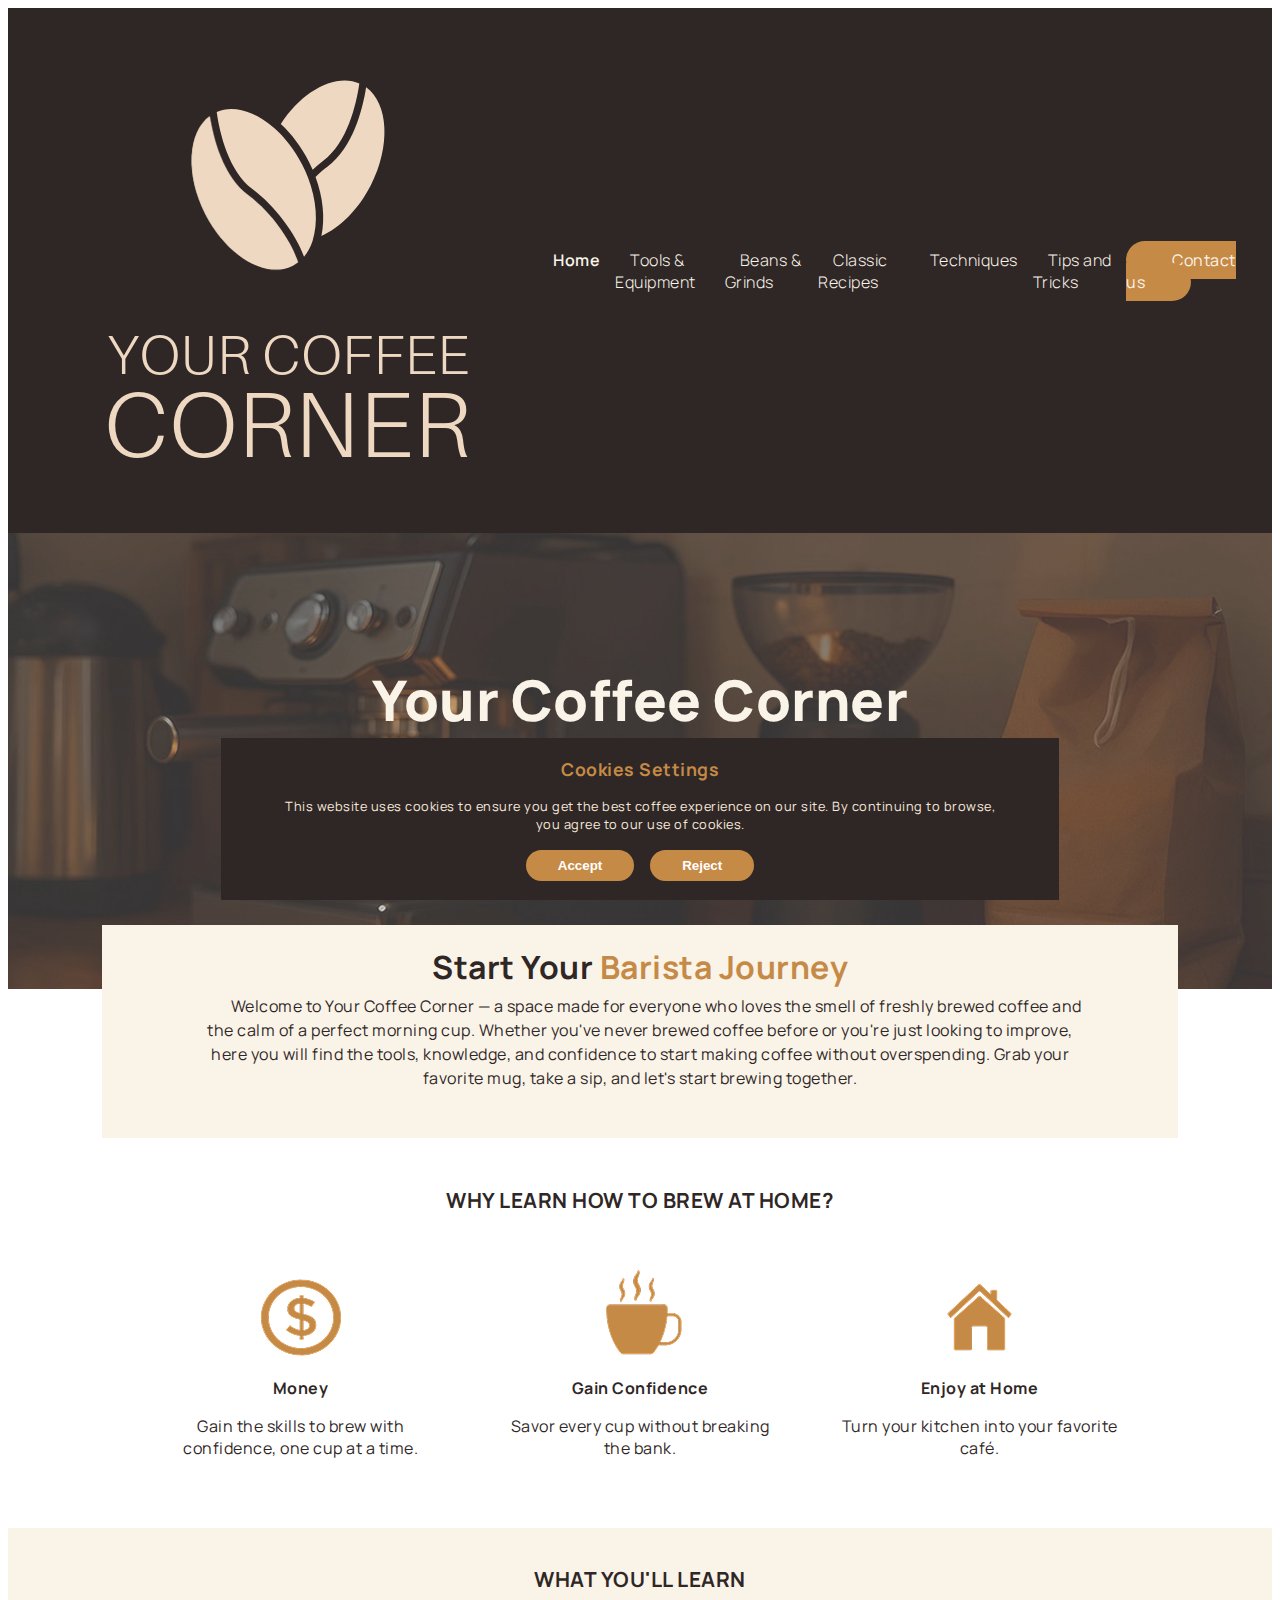
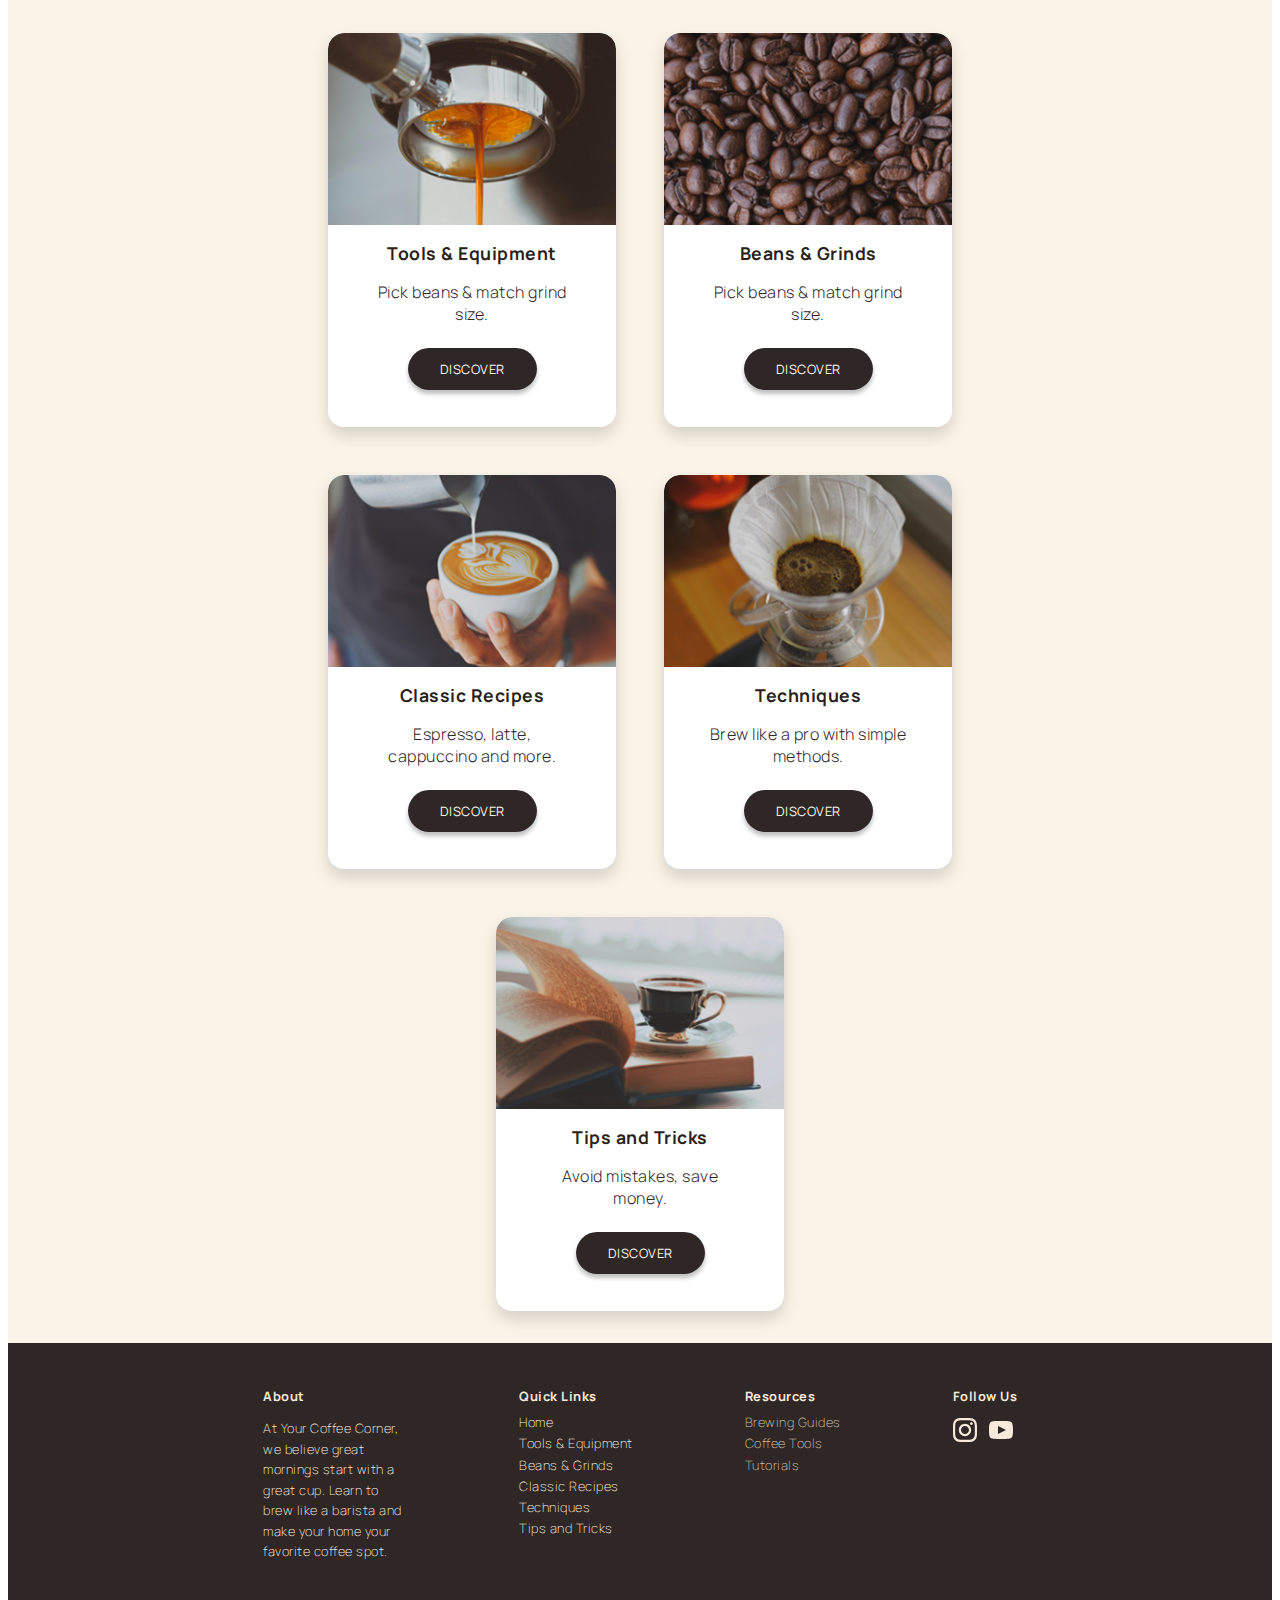
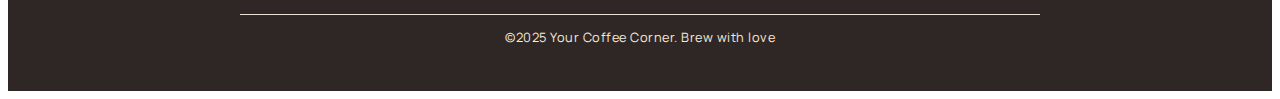
<file: index.html>
<!DOCTYPE html>
<html lang="en">
  <head>
    <meta charset="UTF-8" />
    <meta name="viewport" content="width=device-width, initial-scale=1.0" />

    <link rel="preconnect" href="https://fonts.googleapis.com" />
    <link rel="preconnect" href="https://fonts.gstatic.com" crossorigin />
    <link
      href="https://fonts.googleapis.com/css2?family=Manrope:wght@200..800&display=swap"
      rel="stylesheet"
    />
    <link rel="stylesheet" type="text/css" href="css/style.css" />

    <link rel="icon" type="image/x-icon" href="img/Favicon dark 1.png" />

    <meta
      name="description"
      content="Welcome to your go-to guide for becoming a home barista. here you will find the tools, knowledge, and confidence to start making coffee without overspending."
    />
    <meta
      name="keywords"
      content="coffee, coffee beans, barista, brewing, coffee tools, coffee recipes, grinds "
    />
    <meta name="Author" content="Mariana Reis" />
    <title>My Coffee Corner</title>
  </head>
  <body>
    <!-- MENU SECTION -->
    <header>
      <nav class="navbar">
        <a href="index.html" class="logo">
          <img
            src="img/Logo 1 - dark.png"
            alt="logo with two coffee beans"
            title="logo"
          />
        </a>

        <button class="menu-hamburger" aria-label="Hamburger menu">
          <span class="bar"></span>
          <span class="bar"></span>
          <span class="bar"></span>
        </button>

        <ul class="menu">
          <li class="menu-item">
            <a href="index.html" class="active">Home</a>
          </li>
          <li class="menu-item">
            <a href="tools.html">Tools &amp; Equipment</a>
          </li>
          <li class="menu-item">
            <a href="beans.html">Beans &amp; Grinds</a>
          </li>
          <li class="menu-item">
            <a href="recipes.html">Classic Recipes</a>
          </li>
          <li class="menu-item">
            <a href="techniques.html">Techniques</a>
          </li>
          <li class="menu-item">
            <a href="tips.html">Tips and Tricks</a>
          </li>
          <li>
            <a href="tips.html#contact" class="contact-button">Contact us</a>
          </li>
        </ul>
      </nav>

      <!-- HERO SECTION -->
      <section class="hero-section homepage">
        <article>
          <h1>Your Coffee Corner</h1>
          <h2>Welcome to your go-to guide for becoming a home barista!</h2>
          <a href="#why-learn" class="homepage-button">Start Brewing</a>
        </article>
      </section>
    </header>

    <!-- INTRO SECTION -->
    <section class="intro-homepage">
      <h3>Start Your <span class="caramel-text">Barista Journey</span></h3>
      <p>
        Welcome to Your Coffee Corner — a space made for everyone who loves the
        smell of freshly brewed coffee and the calm of a perfect morning cup.
        Whether you've never brewed coffee before or you're just looking to
        improve, here you will find the tools, knowledge, and confidence to
        start making coffee without overspending. Grab your favorite mug, take a
        sip, and let&apos;s start brewing together.
      </p>
    </section>

    <!-- WHY LEARN SECTION -->
    <section class="why-learn" id="why-learn">
      <h3 class="sections-title">Why learn how to brew at home?</h3>

      <section>
        <figure>
          <img
            src="img/HomePage/Save Money Icon.png"
            alt="Save Money Icon"
            title="Save Money Icon"
          />
        </figure>
        <p><strong>Money</strong></p>
        <p>Gain the skills to brew with confidence, one cup at a time.</p>
      </section>

      <section>
        <figure>
          <img
            src="img/HomePage/Gain Confidence Icon.png"
            alt="Gain Confidence Icon"
            title="Gain Confidence Icon"
          />
        </figure>
        <p><strong>Gain Confidence</strong></p>
        <p>Savor every cup without breaking the bank.</p>
      </section>

      <section>
        <figure>
          <img
            src="img/HomePage/Enjoy at Home Icon.png"
            alt="Enjoy at Home Icon"
            title="Enjoy at Home Icon"
          />
        </figure>
        <p><strong>Enjoy at Home</strong></p>
        <p>Turn your kitchen into your favorite café.</p>
      </section>
    </section>

    <!-- WHAT YOU'LL LEARN -->
    <section class="learn">
      <h3 class="sections-title">What You&apos;ll Learn</h3>

      <section>
        <section>
          <figure>
            <img
              src="img/HomePage/Tools Card.png"
              alt="coffee brewing"
              title="coffee brewing"
            />
          </figure>
          <h6>Tools &amp; Equipment</h6>
          <p>Pick beans & match grind size.</p>
          <a href="">Discover</a>
        </section>
        <section>
          <figure>
            <img
              src="img/HomePage/Beans Card.png"
              alt="coffee beans"
              title="coffee beans"
            />
          </figure>
          <h6>Beans &amp; Grinds</h6>
          <p>Pick beans & match grind size.</p>
          <a href="">Discover</a>
        </section>
        <section>
          <figure>
            <img
              src="img/HomePage/Recipes Card.png"
              alt="someone putting milk into a mug"
              title="someone putting milk into a mug"
            />
          </figure>
          <h6>Classic Recipes</h6>
          <p>Espresso, latte, cappuccino and more.</p>
          <a href="">Discover</a>
        </section>
        <section>
          <figure>
            <img
              src="img/HomePage/Techniques Card.png"
              alt="coffee filter"
              title="coffee filter"
            />
          </figure>
          <h6>Techniques</h6>
          <p>Brew like a pro with simple methods.</p>
          <a href="">Discover</a>
        </section>
        <section>
          <figure>
            <img
              src="img/HomePage/Tips Card.png"
              alt="book with coffee mug on top"
              title="book with coffee mug on top"
            />
          </figure>
          <h6>Tips and Tricks</h6>
          <p>Avoid mistakes, save money.</p>
          <a href="">Discover</a>
        </section>
      </section>
    </section>

    <!-- FOOTER-->
    <footer>
      <section class="about">
        <p class="title">About</p>
        <p class="content">
          At Your Coffee Corner, we believe great mornings start with a great
          cup. Learn to brew like a barista and make your home your favorite
          coffee spot.
        </p>
      </section>
      <section class="quick-links">
        <p class="title">Quick Links</p>
        <ul>
          <li>
            <a href="index.html">Home</a>
          </li>
          <li>
            <a href="tools.html">Tools &amp; Equipment</a>
          </li>
          <li>
            <a href="beans.html">Beans &amp; Grinds</a>
          </li>
          <li>
            <a href="recipes.html">Classic Recipes</a>
          </li>
          <li>
            <a href="techniques.html">Techniques</a>
          </li>
          <li>
            <a href="tips.html">Tips and Tricks</a>
          </li>
        </ul>
      </section>
      <section class="Resources">
        <p class="title">Resources</p>
        <ul>
          <li>
            <a href="">Brewing Guides</a>
          </li>
          <li>
            <a href="">Coffee Tools</a>
          </li>
          <li>
            <a href="">Tutorials</a>
          </li>
        </ul>
      </section>
      <section class="follow-us">
        <p class="title">Follow Us</p>
        <section class="icons">
          <a href="https://www.instagram.com/">
            <img
              src="img/Instagram Icon - Foote.svg"
              alt="instagram icon"
              title="instagram icon"
            />
          </a>
          <a href="https://www.youtube.com/">
            <img
              src="img/Youtube Icon - Footer.svg"
              alt="youtube icon"
              title="youtube icon"
            />
          </a>
        </section>
      </section>
      <section class="copyright">
        <p>&copy;2025 Your Coffee Corner. Brew with love</p>
      </section>

      <!-- COOKIES -->
      <section class="cookies" id="cookieBanner">
        <p class="cookies-title">Cookies Settings</p>
        <p>
          This website uses cookies to ensure you get the best coffee experience
          on our site. By continuing to browse, you agree to our use of cookies.
        </p>
        <button id="acceptCookies">Accept</button>
        <button id="rejectCookies">Reject</button>
      </section>

      <script src="cookies.js"></script>
    </footer>
  </body>
</html>
</file>
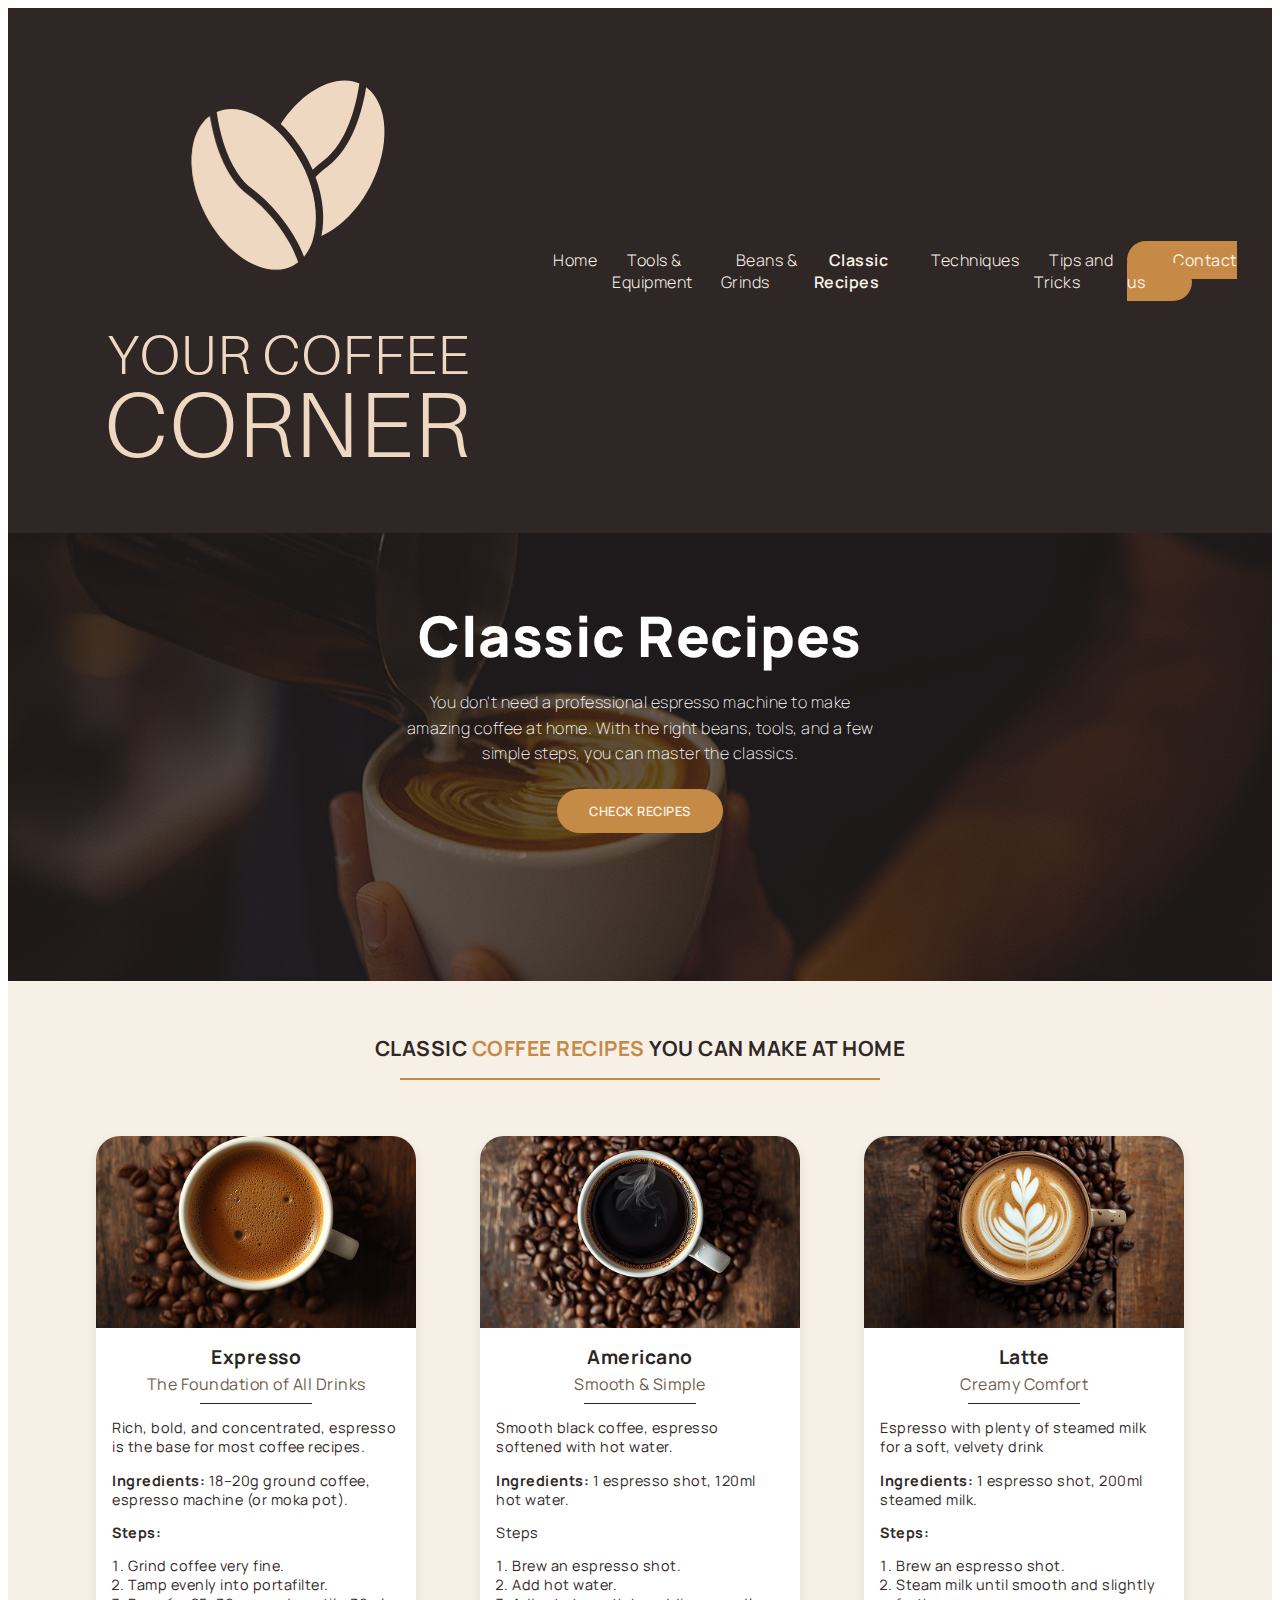
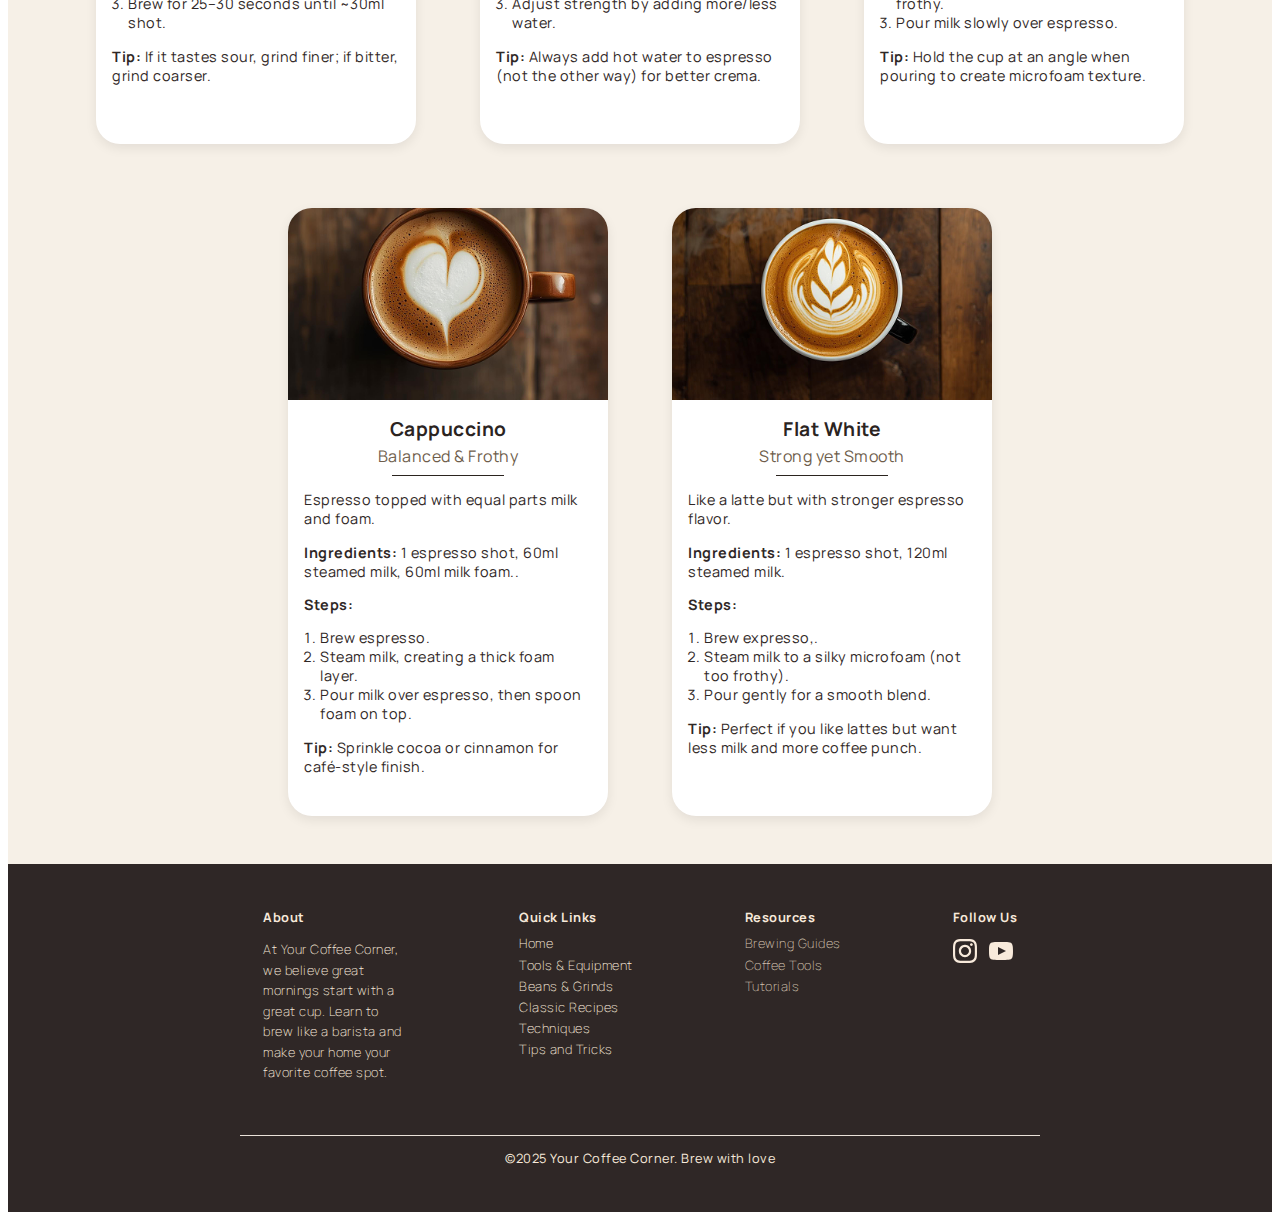
<file: recipes.html>
<!DOCTYPE html>
<html lang="en">
  <head>
    <meta charset="UTF-8" />
    <meta name="viewport" content="width=device-width, initial-scale=1.0" />

    <link rel="preconnect" href="https://fonts.googleapis.com" />
    <link rel="preconnect" href="https://fonts.gstatic.com" crossorigin />
    <link
      href="https://fonts.googleapis.com/css2?family=Manrope:wght@200..800&display=swap"
      rel="stylesheet"
    />
    <link rel="stylesheet" type="text/css" href="css/style.css" />
    <link rel="icon" type="image/x-icon" href="img/Favicon dark 1.png" />

    <meta
      name="description"
      content="Learn the recipes for the most classic and famous coffees."
    />
    <meta
      name="keywords"
      content="coffee, coffee beans, barista, brewing, coffee tools, coffee recipes, grinds "
    />
    <meta name="Author" content="Mariana Reis" />
    <title>Classic Recipes</title>
  </head>
  <body>
    <header>
      <!-- MENU SECTION -->
      <nav class="navbar">
        <a href="index.html" class="logo">
          <img
            src="img/Logo 1 - dark.png"
            alt="logo with two coffee beans"
            title="logo"
          />
        </a>

        <button class="menu-hamburger" aria-label="Hamburger menu">
          <span class="bar"></span>
          <span class="bar"></span>
          <span class="bar"></span>
        </button>

        <ul class="menu">
          <li class="menu-item">
            <a href="index.html">Home</a>
          </li>
          <li class="menu-item">
            <a href="tools.html">Tools &amp; Equipment</a>
          </li>
          <li class="menu-item">
            <a href="beans.html">Beans &amp; Grinds</a>
          </li>
          <li class="menu-item">
            <a href="recipes.html" class="active">Classic Recipes</a>
          </li>
          <li class="menu-item">
            <a href="techniques.html">Techniques</a>
          </li>
          <li class="menu-item">
            <a href="tips.html">Tips and Tricks</a>
          </li>
          <li>
            <a href="tips.html#contact" class="contact-button">Contact us</a>
          </li>
        </ul>
      </nav>

      <!-- HERO SECTION -->
      <section class="hero-section recipes-page">
        <article>
          <h1>Classic Recipes</h1>
          <p>
            You don&apos;t need a professional espresso machine to make amazing
            coffee at home. With the right beans, tools, and a few simple steps,
            you can master the classics.
          </p>
          <a href="#recipes" class="hero-button">Check Recipes</a>
        </article>
      </section>
    </header>

    <section class="recipes" id="recipes">
      <h3 class="sections-title">
        Classic <span class="caramel-text">Coffee Recipes</span> You Can Make at
        Home
      </h3>
      <section class="cards">
        <section class="recipe-card">
          <figure>
            <img
              src="img/Recipes Page/Expresso.png"
              alt="Cups of espresso"
              title="Espresso"
              class="recipe-image"
            />
          </figure>
          <p class="recipe-name">Expresso</p>
          <p class="recipe-subtitle">The Foundation of All Drinks</p>
          <section class="description">
            <p>
              Rich, bold, and concentrated, espresso is the base for most coffee
              recipes.
            </p>
            <p>
              <strong>Ingredients:</strong> 18–20g ground coffee, espresso
              machine (or moka pot).
            </p>
            <p><strong>Steps:</strong></p>
            <ol>
              <li>Grind coffee very fine.</li>
              <li>Tamp evenly into portafilter.</li>
              <li>Brew for 25–30 seconds until ~30ml shot.</li>
            </ol>
            <p>
              <strong>Tip:</strong> If it tastes sour, grind finer; if bitter,
              grind coarser.
            </p>
          </section>
        </section>

        <section class="recipe-card">
          <figure>
            <img
              src="img/Recipes Page/Americano.png"
              alt="Cup of Americano"
              title="Americano"
              class="recipe-image"
            />
          </figure>
          <p class="recipe-name">Americano</p>
          <p class="recipe-subtitle">Smooth & Simple</p>
          <section class="description">
            <p>Smooth black coffee, espresso softened with hot water.</p>
            <p>
              <strong>Ingredients:</strong> 1 espresso shot, 120ml hot water.
            </p>
            <p>Steps</p>
            <ol>
              <li>Brew an espresso shot.</li>
              <li>Add hot water.</li>
              <li>Adjust strength by adding more/less water.</li>
            </ol>
            <p>
              <strong>Tip:</strong> Always add hot water to espresso (not the
              other way) for better crema.
            </p>
          </section>
        </section>

        <section class="recipe-card">
          <figure>
            <img
              src="img/Recipes Page/Latte.png"
              alt="Cup with latte"
              title="Latte"
              class="recipe-image"
            />
          </figure>
          <p class="recipe-name">Latte</p>
          <p class="recipe-subtitle">Creamy Comfort</p>
          <section class="description">
            <p>
              Espresso with plenty of steamed milk for a soft, velvety drink
            </p>
            <p>
              <strong>Ingredients:</strong> 1 espresso shot, 200ml steamed milk.
            </p>
            <p><strong>Steps:</strong></p>
            <ol>
              <li>Brew an espresso shot.</li>
              <li>Steam milk until smooth and slightly frothy.</li>
              <li>Pour milk slowly over espresso.</li>
            </ol>
            <p>
              <strong>Tip:</strong> Hold the cup at an angle when pouring to
              create microfoam texture.
            </p>
          </section>
        </section>

        <section class="recipe-card">
          <figure>
            <img
              src="img/Recipes Page/Cappuccino.png"
              alt="Cup of Cappuccino"
              title="Cappuccino"
              class="recipe-image"
            />
          </figure>
          <p class="recipe-name">Cappuccino</p>
          <p class="recipe-subtitle">Balanced & Frothy</p>
          <section class="description">
            <p>Espresso topped with equal parts milk and foam.</p>
            <p>
              <strong>Ingredients:</strong> 1 espresso shot, 60ml steamed milk,
              60ml milk foam..
            </p>
            <p><strong>Steps:</strong></p>
            <ol>
              <li>Brew espresso.</li>
              <li>Steam milk, creating a thick foam layer.</li>
              <li>Pour milk over espresso, then spoon foam on top.</li>
            </ol>
            <p>
              <strong>Tip:</strong> Sprinkle cocoa or cinnamon for café-style
              finish.
            </p>
          </section>
        </section>

        <section class="recipe-card">
          <figure>
            <img
              src="img/Recipes Page/Flat White.png"
              alt="Cup of Flat White"
              title="Flat White"
              class="recipe-image"
            />
          </figure>
          <p class="recipe-name">Flat White</p>
          <p class="recipe-subtitle">Strong yet Smooth</p>
          <section class="description">
            <p>Like a latte but with stronger espresso flavor.</p>
            <p>
              <strong>Ingredients:</strong> 1 espresso shot, 120ml steamed milk.
            </p>
            <p><strong>Steps:</strong></p>
            <ol>
              <li>Brew expresso,.</li>
              <li>Steam milk to a silky microfoam (not too frothy).</li>
              <li>Pour gently for a smooth blend.</li>
            </ol>
            <p>
              <strong>Tip:</strong> Perfect if you like lattes but want less
              milk and more coffee punch.
            </p>
          </section>
        </section>
      </section>
    </section>

    <footer>
      <section class="about">
        <p class="title">About</p>
        <p class="content">
          At Your Coffee Corner, we believe great mornings start with a great
          cup. Learn to brew like a barista and make your home your favorite
          coffee spot.
        </p>
      </section>
      <section class="quick-links">
        <p class="title">Quick Links</p>
        <ul>
          <li>
            <a href="index.html">Home</a>
          </li>
          <li>
            <a href="tools.html">Tools &amp; Equipment</a>
          </li>
          <li>
            <a href="beans.html">Beans &amp; Grinds</a>
          </li>
          <li>
            <a href="recipes.html">Classic Recipes</a>
          </li>
          <li>
            <a href="techniques.html">Techniques</a>
          </li>
          <li>
            <a href="tips.html">Tips and Tricks</a>
          </li>
        </ul>
      </section>
      <section class="Resources">
        <p class="title">Resources</p>
        <ul>
          <li>
            <a href="">Brewing Guides</a>
          </li>
          <li>
            <a href="">Coffee Tools</a>
          </li>
          <li>
            <a href="">Tutorials</a>
          </li>
        </ul>
      </section>
      <section class="follow-us">
        <p class="title">Follow Us</p>
        <section class="icons">
          <a href="https://www.instagram.com/">
            <img
              src="img/Instagram Icon - Foote.svg"
              alt="instagram icon"
              title="instagram icon"
            />
          </a>
          <a href="https://www.youtube.com/">
            <img
              src="img/Youtube Icon - Footer.svg"
              alt="youtube icon"
              title="youtube icon"
            />
          </a>
        </section>
      </section>
      <section class="copyright">
        <p>&copy;2025 Your Coffee Corner. Brew with love</p>
      </section>
    </footer>
  </body>
</html>
</file>
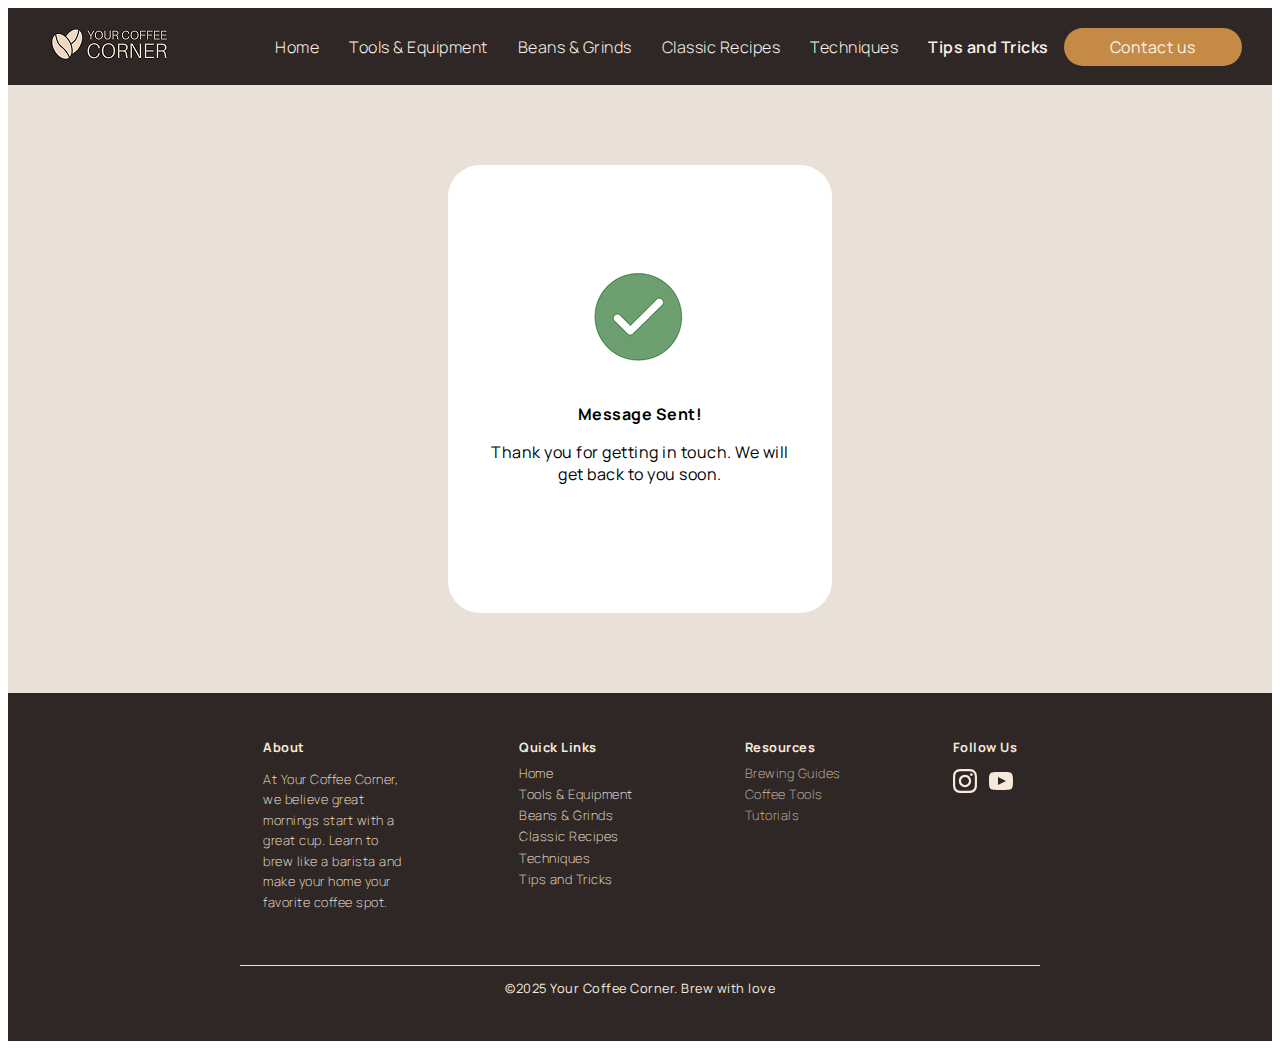
<file: thankYou.html>
<!DOCTYPE html>
<html lang="en">
  <head>
    <meta charset="UTF-8" />
    <meta name="viewport" content="width=device-width, initial-scale=1.0" />
    <link rel="preconnect" href="https://fonts.googleapis.com" />
    <link rel="preconnect" href="https://fonts.gstatic.com" crossorigin />
    <link
      href="https://fonts.googleapis.com/css2?family=Manrope:wght@200..800&display=swap"
      rel="stylesheet"
    />
    <link rel="icon" type="image/x-icon" href="img/Favicon-dark.png" />

    <link rel="stylesheet" type="text/css" href="css/style.css" />
    <meta name="Author" content="Mariana Reis" />
    <title>Document</title>
  </head>
  <body>
    <header>
      <!-- MENU SECTION -->
      <nav class="navbar">
        <a href="index.html" class="logo">
          <img src="img/Logo1-dark.png" alt="" title="" />
        </a>

        <button class="menu-hamburger" aria-label="Hamburger menu">
          <span class="bar"></span>
          <span class="bar"></span>
          <span class="bar"></span>
        </button>

        <ul class="menu">
          <li class="menu-item">
            <a href="index.html">Home</a>
          </li>
          <li class="menu-item">
            <a href="tools.html">Tools &amp; Equipment</a>
          </li>
          <li class="menu-item">
            <a href="beans.html">Beans &amp; Grinds</a>
          </li>
          <li class="menu-item">
            <a href="recipes.html">Classic Recipes</a>
          </li>
          <li class="menu-item">
            <a href="techniques.html">Techniques</a>
          </li>
          <li class="menu-item">
            <a href="tips.html" class="active">Tips and Tricks</a>
          </li>
          <li>
            <a href="tips.html#contact" class="contact-button">Contact us</a>
          </li>
        </ul>
      </nav>
    </header>

    <section class="message-sent">
      <section class="card">
        <figure>
          <img src="img/Message-sent.png" alt="Sent icon" title="sent icon" />
        </figure>
        <p><strong>Message Sent!</strong></p>
        <p>Thank you for getting in touch. We will get back to you soon.</p>
      </section>
    </section>

    <!-- FOOTER SECTION -->
    <footer>
      <section class="about">
        <p class="title">About</p>
        <p class="content">
          At Your Coffee Corner, we believe great mornings start with a great
          cup. Learn to brew like a barista and make your home your favorite
          coffee spot.
        </p>
      </section>
      <section class="quick-links">
        <p class="title">Quick Links</p>
        <ul>
          <li>
            <a href="index.html">Home</a>
          </li>
          <li>
            <a href="tools.html">Tools &amp; Equipment</a>
          </li>
          <li>
            <a href="beans.html">Beans &amp; Grinds</a>
          </li>
          <li>
            <a href="recipes.html">Classic Recipes</a>
          </li>
          <li>
            <a href="techniques.html">Techniques</a>
          </li>
          <li>
            <a href="tips.html">Tips and Tricks</a>
          </li>
        </ul>
      </section>
      <section class="Resources">
        <p class="title">Resources</p>
        <ul>
          <li>
            <a href="">Brewing Guides</a>
          </li>
          <li>
            <a href="">Coffee Tools</a>
          </li>
          <li>
            <a href="">Tutorials</a>
          </li>
        </ul>
      </section>
      <section class="follow-us">
        <p class="title">Follow Us</p>
        <section class="icons">
          <a href="https://www.instagram.com/">
            <img
              src="img/Instagram-Icon.svg"
              alt="instagram icon"
              title="instagram icon"
            />
          </a>
          <a href="https://www.youtube.com/">
            <img
              src="img/Youtube-Icon.svg"
              alt="youtube icon"
              title="youtube icon"
            />
          </a>
        </section>
      </section>
      <section class="copyright">
        <p>&copy;2025 Your Coffee Corner. Brew with love</p>
      </section>
    </footer>
  </body>
</html>
</file>
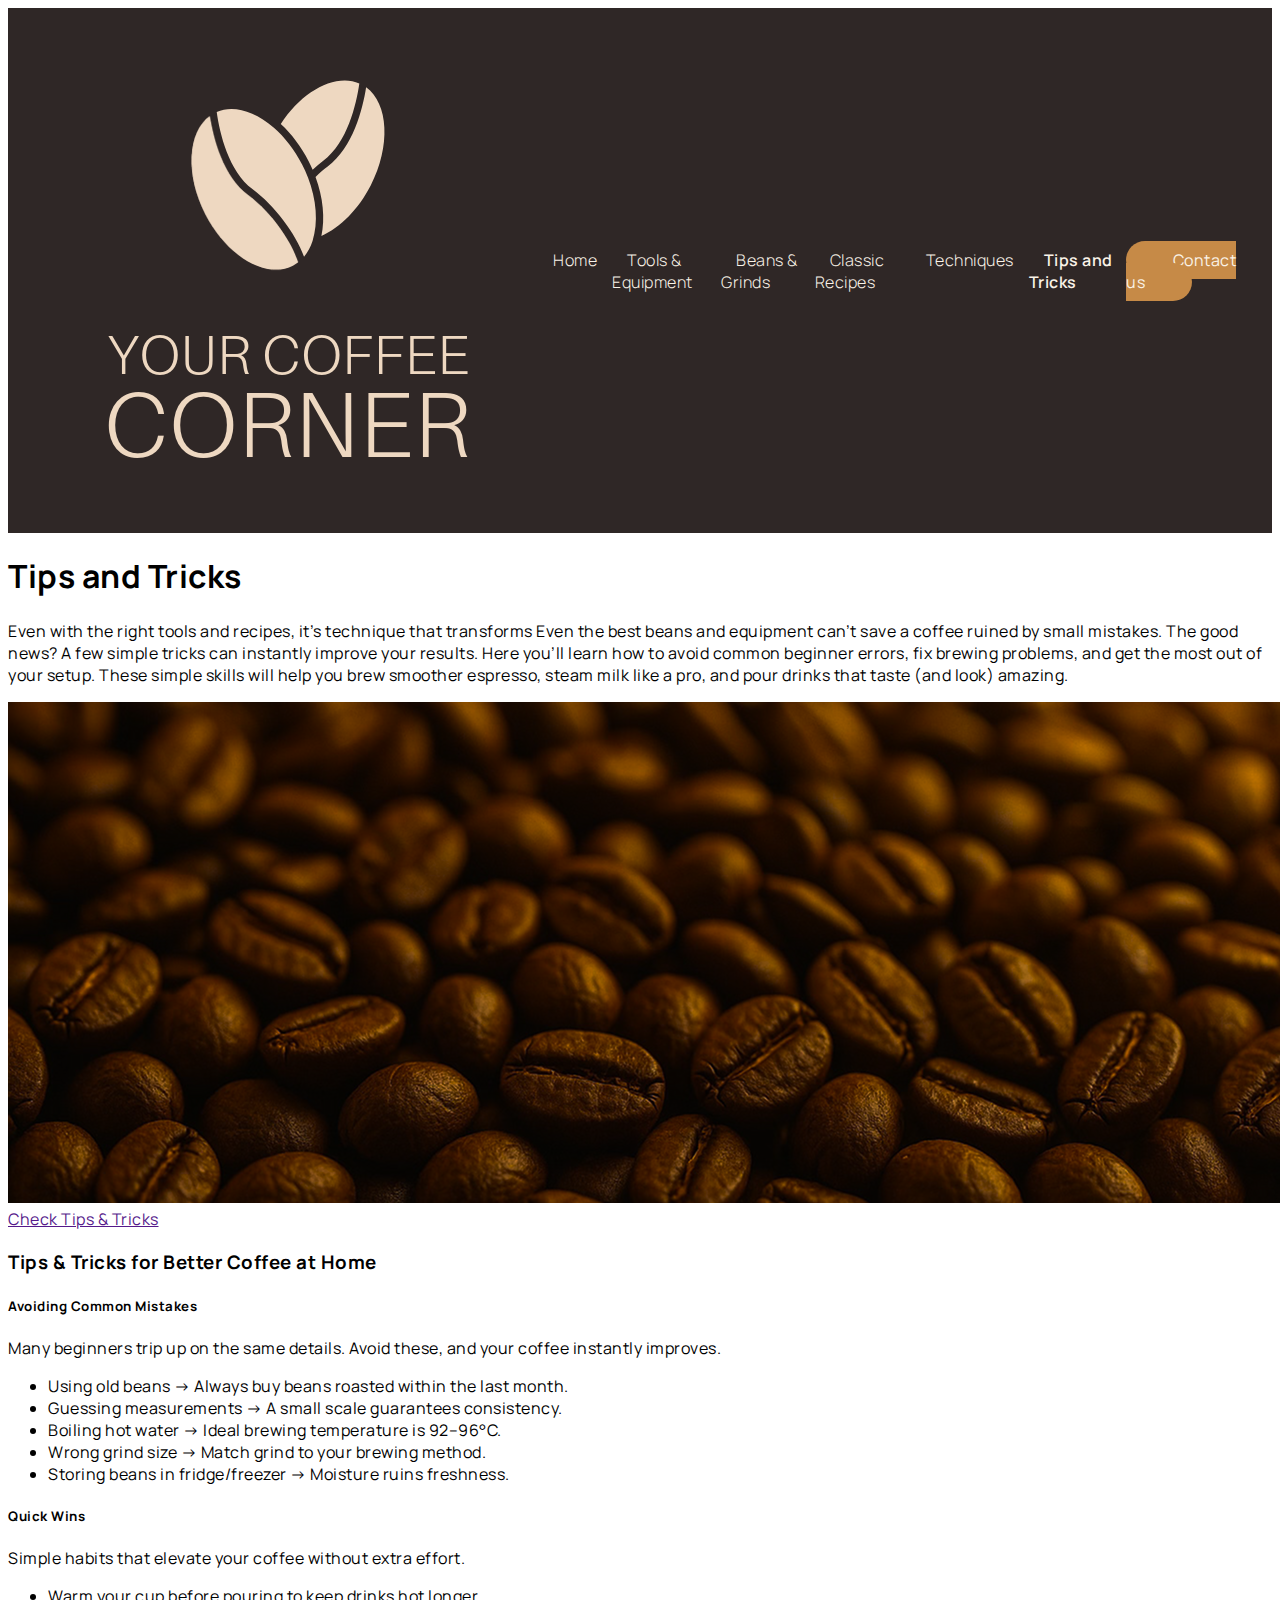
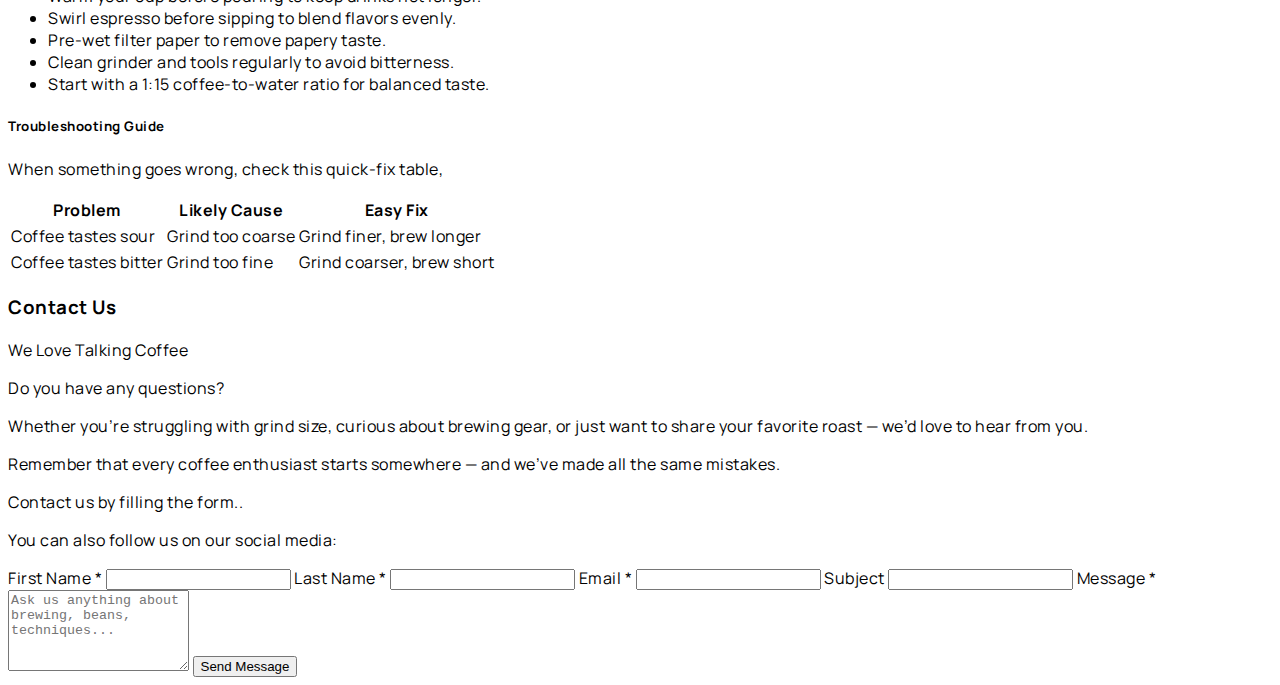
<file: tips.html>
<!DOCTYPE html>
<html lang="en">
  <head>
    <meta charset="UTF-8" />
    <meta name="viewport" content="width=device-width, initial-scale=1.0" />

    <link rel="preconnect" href="https://fonts.googleapis.com" />
    <link rel="preconnect" href="https://fonts.gstatic.com" crossorigin />
    <link
      href="https://fonts.googleapis.com/css2?family=Manrope:wght@200..800&display=swap"
      rel="stylesheet"
    />

    <link rel="stylesheet" type="text/css" href="css/style.css" />
    <meta name="Author" content="Mariana Reis" />
    <title>My Coffee Corner</title>
  </head>
  <body>
    <header>
      <nav class="navbar">
        <a href="index.html" class="logo">
          <img src="img/Logo 1 - dark.png" alt="" title="" />
        </a>
        <ul class="menu">
          <li class="menu-item">
            <a href="index.html">Home</a>
          </li>
          <li class="menu-item">
            <a href="tools.html">Tools &amp; Equipment</a>
          </li>
          <li class="menu-item">
            <a href="beans.html">Beans &amp; Grinds</a>
          </li>
          <li class="menu-item">
            <a href="recipes.html">Classic Recipes</a>
          </li>
          <li class="menu-item">
            <a href="techniques.html">Techniques</a>
          </li>
          <li class="menu-item">
            <a href="tips.html" class="active">Tips and Tricks</a>
          </li>
          <li>
            <a href="" class="contact-button">Contact us</a>
          </li>
        </ul>
      </nav>
      <h1>Tips and Tricks</h1>
      <p>
        Even with the right tools and recipes, it’s technique that transforms
        Even the best beans and equipment can’t save a coffee ruined by small
        mistakes. The good news? A few simple tricks can instantly improve your
        results. Here you’ll learn how to avoid common beginner errors, fix
        brewing problems, and get the most out of your setup. These simple
        skills will help you brew smoother espresso, steam milk like a pro, and
        pour drinks that taste (and look) amazing.
      </p>
      <img src="img/Techniques Page/Hero.png" alt="" title="" />
      <a href="">Check Tips &amp; Tricks</a>
    </header>
    <h3>Tips &amp; Tricks for Better Coffee at Home</h3>
    <section>
      <h5>Avoiding Common Mistakes</h5>
      <p>
        Many beginners trip up on the same details. Avoid these, and your coffee
        instantly improves.
      </p>
      <ul>
        <li>
          Using old beans → Always buy beans roasted within the last month.
        </li>
        <li>Guessing measurements → A small scale guarantees consistency.</li>
        <li>Boiling hot water → Ideal brewing temperature is 92–96°C.</li>
        <li>Wrong grind size → Match grind to your brewing method.</li>
        <li>Storing beans in fridge/freezer → Moisture ruins freshness.</li>
      </ul>
    </section>
    <section>
      <h5>Quick Wins</h5>
      <p>Simple habits that elevate your coffee without extra effort.</p>
      <ul>
        <li>Warm your cup before pouring to keep drinks hot longer.</li>
        <li>Swirl espresso before sipping to blend flavors evenly.</li>
        <li>Pre-wet filter paper to remove papery taste.</li>
        <li>Clean grinder and tools regularly to avoid bitterness.</li>
        <li>Start with a 1:15 coffee-to-water ratio for balanced taste.</li>
      </ul>
    </section>
    <section>
      <h5>Troubleshooting Guide</h5>
      <p>When something goes wrong, check this quick-fix table,</p>
      <table>
        <thead>
          <tr>
            <th>Problem</th>
            <th>Likely Cause</th>
            <th>Easy Fix</th>
          </tr>
        </thead>

        <tbody>
          <tr>
            <td>Coffee tastes sour</td>
            <td>Grind too coarse</td>
            <td>Grind finer, brew longer</td>
          </tr>
          <tr>
            <td>Coffee tastes bitter</td>
            <td>Grind too fine</td>
            <td>Grind coarser, brew short</td>
          </tr>
        </tbody>
      </table>
    </section>
    <section>
      <h3>Contact Us</h3>
      <section>
        <p>We Love Talking Coffee</p>
        <p>Do you have any questions?</p>
        <p>
          Whether you’re struggling with grind size, curious about brewing gear,
          or just want to share your favorite roast — we’d love to hear from
          you.
        </p>
        <p>
          Remember that every coffee enthusiast starts somewhere — and we’ve
          made all the same mistakes.
        </p>
        <p>Contact us by filling the form..</p>
        <p>You can also follow us on our social media:</p>

        <form action="" method="">
          <label for="first-name">First Name <span>*</span></label>
          <input type="text" id="first-name" name="first-name" required />

          <label for="last-name">Last Name <span>*</span></label>
          <input type="text" id="last-name" name="last-name" required />

          <label for="email">Email <span>*</span></label>
          <input type="email" id="email" name="email" required />

          <label for="subject">Subject</label>
          <input type="text" id="subject" name="subject" />

          <label for="message">Message <span>*</span></label>
          <textarea
            id="message"
            name="message"
            rows="5"
            placeholder="Ask us anything about brewing, beans, techniques..."
            required
          ></textarea>

          <button type="submit">Send Message</button>
        </form>
      </section>
    </section>
  </body>
</html>
</file>
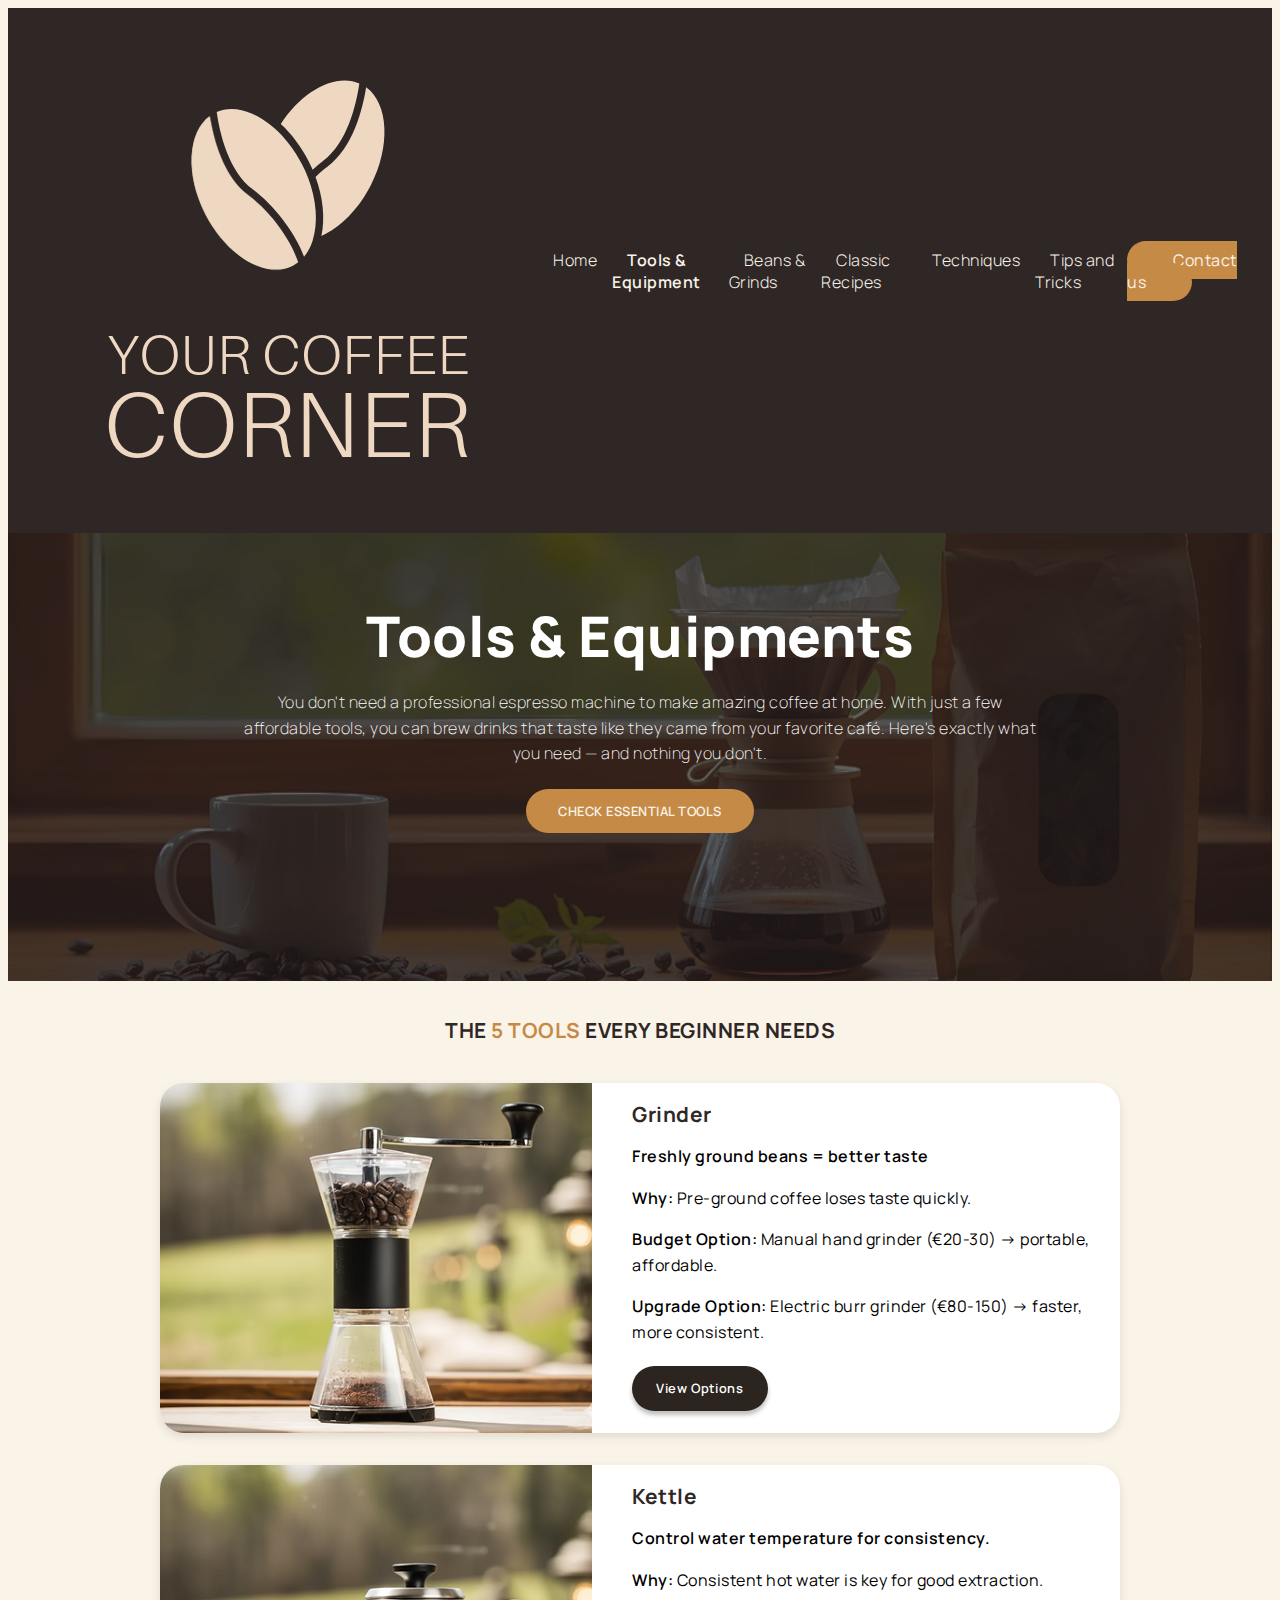
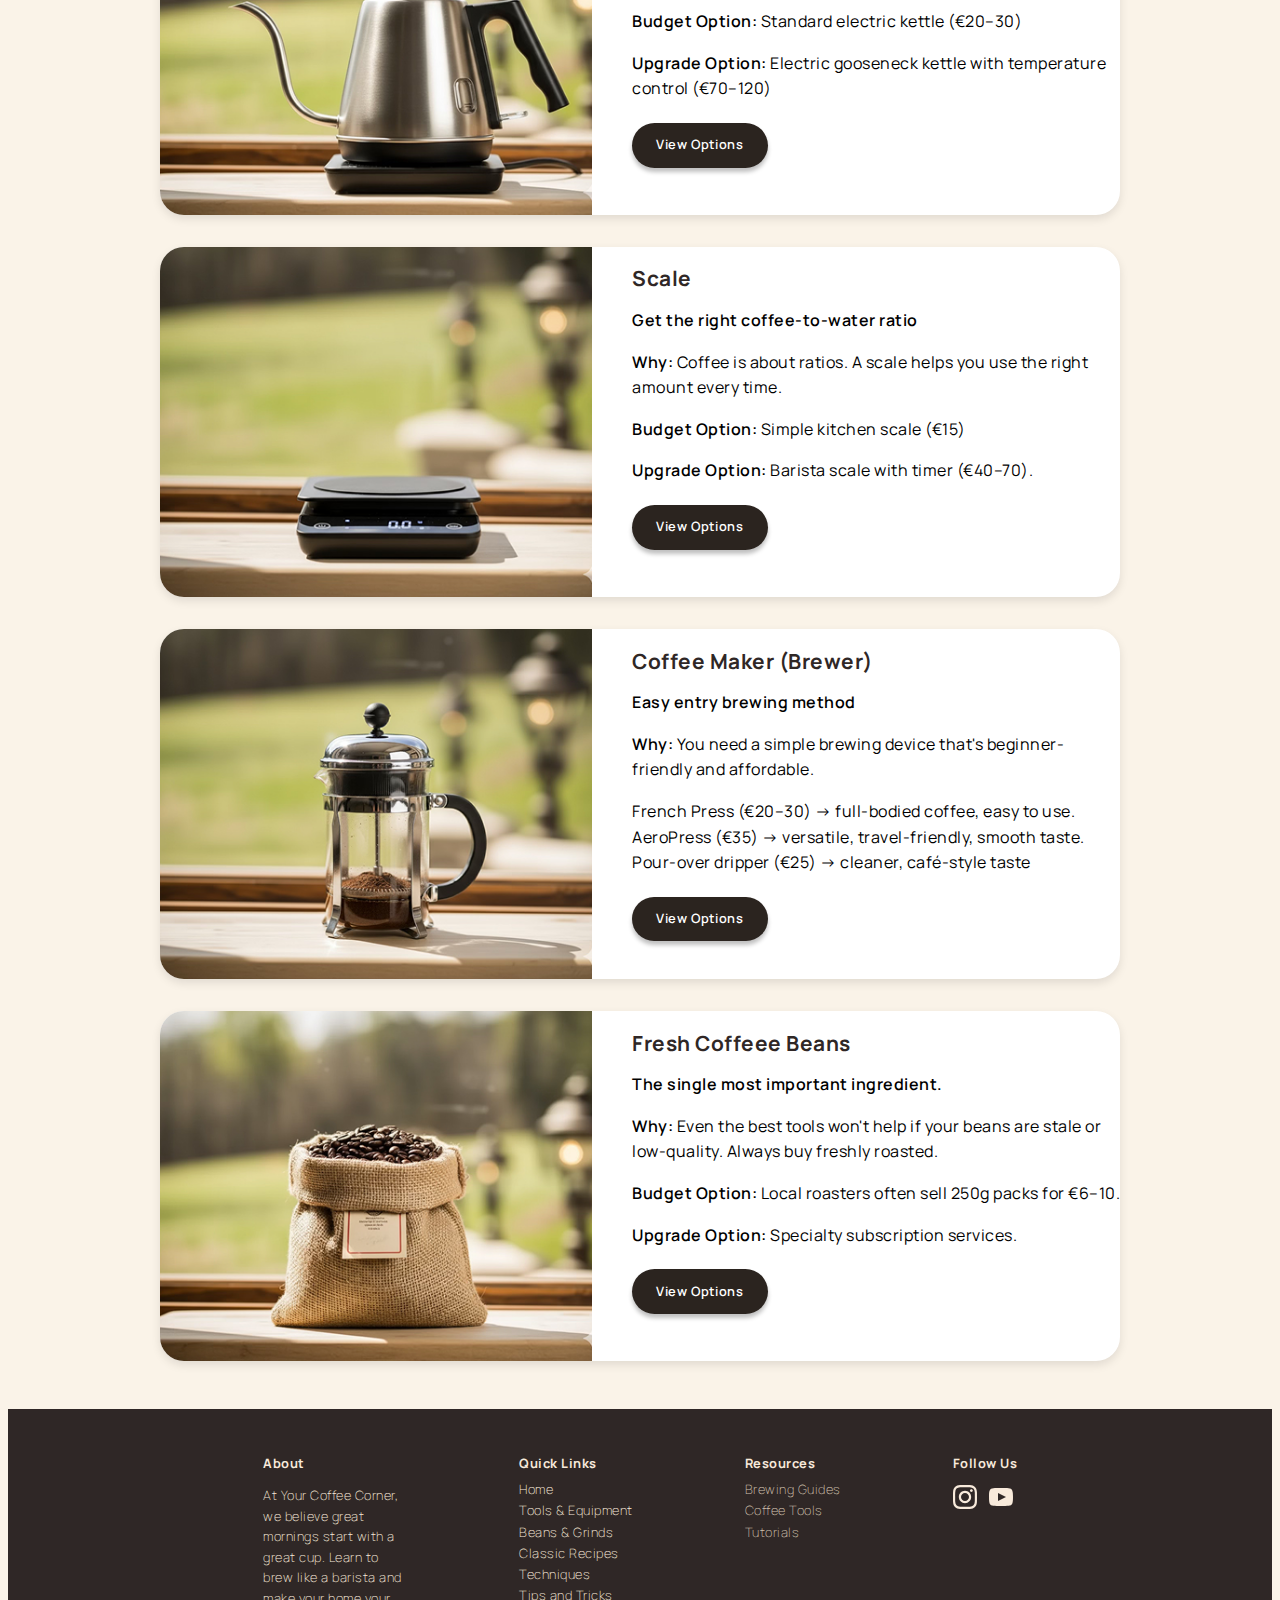
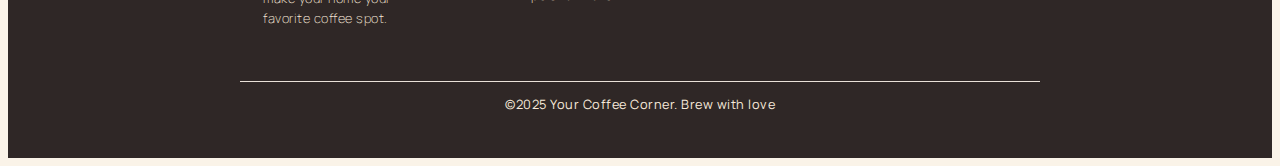
<file: tools.html>
<!DOCTYPE html>
<html lang="en">
  <head>
    <meta charset="UTF-8" />
    <meta name="viewport" content="width=device-width, initial-scale=1.0" />

    <link rel="preconnect" href="https://fonts.googleapis.com" />
    <link rel="preconnect" href="https://fonts.gstatic.com" crossorigin />
    <link
      href="https://fonts.googleapis.com/css2?family=Manrope:wght@200..800&family=Roboto:ital,wght@0,100..900;1,100..900&display=swap"
      rel="stylesheet"
    />
    <link rel="stylesheet" type="text/css" href="css/style.css" />
    <link rel="icon" type="image/x-icon" href="img/Favicon dark 1.png" />

    <meta
      name="description"
      content="Learn which tools you need to become a home barista."
    />
    <meta
      name="keywords"
      content="coffee, coffee beans, barista, brewing, coffee tools, coffee recipes, grinds "
    />
    <meta name="Author" content="Mariana Reis" />
    <title>Tools and Equipment</title>
  </head>
  <body class="tools-page">
    <header>
      <!-- MENU SECTION -->
      <nav class="navbar">
        <a href="index.html" class="logo">
          <img
            src="img/Logo 1 - dark.png"
            alt="logo with two coffee beans"
            title="logo"
          />
        </a>
        <ul class="menu">
          <li class="menu-item">
            <a href="index.html">Home</a>
          </li>
          <li class="menu-item">
            <a href="tools.html" class="active">Tools &amp; Equipment</a>
          </li>
          <li class="menu-item">
            <a href="beans.html">Beans &amp; Grinds</a>
          </li>
          <li class="menu-item">
            <a href="recipes.html">Classic Recipes</a>
          </li>
          <li class="menu-item">
            <a href="techniques.html">Techniques</a>
          </li>
          <li class="menu-item">
            <a href="tips.html">Tips and Tricks</a>
          </li>
          <li>
            <a href="tips.html#contact" class="contact-button">Contact us</a>
          </li>
        </ul>
      </nav>

      <!-- HERO SECTION -->
      <section class="hero-section tools-page">
        <article>
          <h1>Tools &amp; Equipments</h1>
          <p>
            You don&apos;t need a professional espresso machine to make amazing
            coffee at home. With just a few affordable tools, you can brew
            drinks that taste like they came from your favorite café.
            Here&apos;s exactly what you need — and nothing you don&apos;t.
          </p>
          <a href="#tools-section" class="hero-button">Check Essential Tools</a>
        </article>
      </section>
    </header>

    <!-- TOOLS SECTION -->
    <section class="tools-section" id="tools-section">
      <h3 class="sections-title">
        The <span class="caramel-text">5 Tools</span> Every Beginner Needs
      </h3>

      <article class="tool-item">
        <figure>
          <img
            src="img/Tools Page/Grinder.png"
            alt="coffee grinder"
            title="grinder"
          />
        </figure>
        <h6>Grinder</h6>
        <p><strong>Freshly ground beans = better taste</strong></p>
        <p><strong>Why:</strong> Pre-ground coffee loses taste quickly.</p>
        <p>
          <strong>Budget Option:</strong> Manual hand grinder (&euro;20-30) →
          portable, affordable.
        </p>
        <p>
          <strong>Upgrade Option:</strong> Electric burr grinder (&euro;80-150)
          → faster, more consistent.
        </p>
        <a href="" class="button">View Options</a>
      </article>

      <article class="tool-item">
        <figure>
          <img src="img/Tools Page/Kettle.png" alt="kettle" title="kettle" />
        </figure>
        <h6>Kettle</h6>
        <p><strong>Control water temperature for consistency.</strong></p>
        <p>
          <strong>Why:</strong> Consistent hot water is key for good extraction.
        </p>
        <p>
          <strong>Budget Option:</strong> Standard electric kettle (&euro;20–30)
        </p>
        <p>
          <strong>Upgrade Option:</strong> Electric gooseneck kettle with
          temperature control (&euro;70–120)
        </p>
        <a href="" class="button">View Options</a>
      </article>

      <article class="tool-item">
        <figure>
          <img src="img/Tools Page/Scale.png" alt="scale" title="scale" />
        </figure>
        <h6>Scale</h6>
        <p><strong>Get the right coffee-to-water ratio</strong></p>
        <p>
          <strong>Why:</strong> Coffee is about ratios. A scale helps you use
          the right amount every time.
        </p>
        <p><strong>Budget Option:</strong> Simple kitchen scale (&euro;15)</p>
        <p>
          <strong>Upgrade Option:</strong> Barista scale with timer
          (&euro;40–70).
        </p>
        <a href="" class="button">View Options</a>
      </article>

      <article class="tool-item">
        <figure>
          <img
            src="img/Tools Page/Coffee Maker.png"
            alt="Coffee brewer"
            title="Coffee brewer"
          />
        </figure>
        <h6>Coffee Maker (Brewer)</h6>
        <p><strong>Easy entry brewing method</strong></p>
        <p>
          <strong>Why:</strong> You need a simple brewing device that&apos;s
          beginner-friendly and affordable.
        </p>
        <p>
          French Press (&euro;20–30) → full-bodied coffee, easy to use.
          AeroPress (&euro;35) → versatile, travel-friendly, smooth taste.
          Pour-over dripper (&euro;25) → cleaner, café-style taste
        </p>
        <p></p>
        <a href="" class="button">View Options</a>
      </article>

      <article class="tool-item">
        <figure>
          <img
            src="img/Tools Page/Fresh Coffee Beans.png"
            alt="bag with coffee beans"
            title="bag with coffee beans"
          />
        </figure>
        <h6>Fresh Coffeee Beans</h6>
        <p><strong>The single most important ingredient.</strong></p>
        <p>
          <strong>Why:</strong> Even the best tools won&apos;t help if your
          beans are stale or low-quality. Always buy freshly roasted.
        </p>
        <p>
          <strong>Budget Option:</strong> Local roasters often sell 250g packs
          for &euro;6–10.
        </p>
        <p><strong>Upgrade Option:</strong> Specialty subscription services.</p>
        <a href="" class="button">View Options</a>
      </article>
    </section>

    <footer>
      <section class="about">
        <p class="title">About</p>
        <p class="content">
          At Your Coffee Corner, we believe great mornings start with a great
          cup. Learn to brew like a barista and make your home your favorite
          coffee spot.
        </p>
      </section>
      <section class="quick-links">
        <p class="title">Quick Links</p>
        <ul>
          <li>
            <a href="index.html">Home</a>
          </li>
          <li>
            <a href="tools.html">Tools &amp; Equipment</a>
          </li>
          <li>
            <a href="beans.html">Beans &amp; Grinds</a>
          </li>
          <li>
            <a href="recipes.html">Classic Recipes</a>
          </li>
          <li>
            <a href="techniques.html">Techniques</a>
          </li>
          <li>
            <a href="tips.html">Tips and Tricks</a>
          </li>
        </ul>
      </section>
      <section class="Resources">
        <p class="title">Resources</p>
        <ul>
          <li>
            <a href="">Brewing Guides</a>
          </li>
          <li>
            <a href="">Coffee Tools</a>
          </li>
          <li>
            <a href="">Tutorials</a>
          </li>
        </ul>
      </section>
      <section class="follow-us">
        <p class="title">Follow Us</p>
        <section class="icons">
          <a href="https://www.instagram.com/">
            <img
              src="img/Instagram Icon - Foote.svg"
              alt="instagram icon"
              title="instagram icon"
            />
          </a>
          <a href="https://www.youtube.com/">
            <img
              src="img/Youtube Icon - Footer.svg"
              alt="youtube icon"
              title="youtube icon"
            />
          </a>
        </section>
      </section>
      <section class="copyright">
        <p>&copy;2025 Your Coffee Corner. Brew with love</p>
      </section>
    </footer>
  </body>
</html>
</file>
<file: css/style.css>
body {
  font-family: "Manrope", sans-serif;
  letter-spacing: 0.5px;
}

/* ====== MENU SECTION ====== */

.navbar {
  display: flex;
  justify-content: space-between;
  align-items: center;
  background-color: #2f2726;
  padding: 10px 30px;
}

.menu-hamburger {
  background: none;
  border: none;
  display: none;
}

.menu-hamburger .bar {
  display: block;
  width: 25px;
  height: 3px;
  margin: 5px auto;
  background-color: #faf3e8;
  transition: all 0.3s ease;
}

.menu {
  list-style: none;
  display: flex;
  margin: 0;
  padding: 0;
}

.menu-item a {
  color: #faf3e8;
  text-decoration: none;
  padding: 10px 15px;
  font-size: 1rem;
  font-weight: 300;
}

.menu-item a.active {
  font-weight: 600;
}

.menu-item a:hover {
  font-weight: 500;
  transition: 150ms ease-in-out;
}

.contact-button {
  text-decoration: none;
  color: #faf3e8;
  background-color: #c68a47;
  padding: 0.5rem 2.88rem;
  border-radius: 1.25em;
  transition: 150ms ease-in-out;
}

.contact-button:hover {
  color: #c68a47;
  background-color: #faf3e8;
  border: 0.1rem solid #c68a47;
}

@media (max-width: 768px) {
  .menu {
    display: none;
    position: absolute;
    top: 60px;
    left: 0;
    width: 100%;
    background-color: #2f2726;
    flex-direction: column;
    align-items: center;
    gap: 0.5em;
    padding: 1em 0;
  }

  .menu.show {
    display: flex;
  }

  .menu-hamburger {
    display: block;
  }

  .menu-item a {
    display: block;
    padding: 10px;
  }

  .contact-button {
    margin-top: 0.5em;
  }
}

@media (min-width: 769px) {
  .menu {
    display: flex;
  }

  .menu-hamburger {
    display: none;
  }
}
/* ====== FOOTER SECTION ====== */

footer {
  background-color: #2f2726;
  color: #f8eadb;
  display: flex;
  flex-wrap: wrap;
  justify-content: center;
  column-gap: 7rem;
  font-size: 0.8rem;
  padding-top: 1rem;
  padding-bottom: 1rem;
  margin-bottom: 0;
  word-spacing: normal;
}

footer > section.about {
  width: 9rem;
}

footer > section > p.title {
  font-weight: 700;
  margin-bottom: 0.5rem;
}

footer > section > p.content {
  font-weight: 200;
  line-height: 1.6em;
}

footer ul {
  list-style: none;
  padding: 0;
  margin: 0;
  font-weight: 200;
}

footer a {
  text-decoration: none;
  color: #f8eadb;
  display: inline-block;
  margin-bottom: 0.2rem;
}

footer a:hover {
  font-weight: 400;
  transition: 150ms ease-in-out;
}

footer a:visited {
  color: #d3c2b0;
}

footer .follow-us {
  display: flex;
  flex-direction: column;
}

footer .icons {
  display: flex;
  align-items: center;
  gap: 0.8rem;
}

footer .follow-us img {
  width: 1.5rem;
  height: auto;
  margin-top: 0.3rem;
}

footer .copyright::before {
  content: "";
  display: block;
  width: 50rem;
  height: 1px;
  background-color: #e9e1d8;
  margin: 0.5rem auto 0;
}

footer .copyright {
  position: relative;
  flex-basis: 100%;
  text-align: center;
  font-size: 0.8rem;
  margin-top: 1rem;
  padding-top: 1rem;
}

@media (max-width: 768px) {
  footer {
    flex-direction: column;
    align-items: center;
    text-align: left;
    row-gap: 1.5rem;
    column-gap: 0;
    padding: 2rem 1.5rem;
  }

  footer > section.about,
  footer > section,
  footer .follow-us {
    width: 100%;
    max-width: 30rem;
  }

  footer .icons {
    justify-content: left;
  }

  footer .copyright {
    display: none;
  }

  footer .copyright::before {
    display: none;
  }
}

@media (min-width: 769px) {
  footer {
    flex-wrap: wrap;
    justify-content: center;
    column-gap: 7rem;
    padding: 2rem 4rem;
  }
}

/* ================= HOMEPAGE SECTION ================= */

/*---- HERO -----*/
.hero-section.homepage {
  background-image: url(../img/HomePage/Header.png);
  background-size: cover;
  background-position: center;
  position: relative;
  min-height: 100%;
  padding: 8rem 2rem;
  color: #faf3e8;
  text-align: center;
  display: flex;
  flex-direction: column;
  align-items: center;
  justify-content: center;
}

.hero-section.homepage::before {
  content: "";
  position: absolute;
  top: 0;
  left: 0;
  right: 0;
  bottom: 0;
  background: rgba(183, 177, 177, 0.3);
  z-index: 0;
}

.hero-section.homepage article {
  position: relative;
  z-index: 1;
}

.hero-section h1 {
  font-size: 3.5rem;
  margin: 0;
}

.hero-section.homepage h2 {
  font-weight: 200;
  margin-bottom: 3rem;
}

.homepage-button {
  background-color: #c68a47;
  text-decoration: none;
  text-transform: uppercase;
  font-weight: 600;
  color: #faf3e8;
  padding: 0.5rem 1.5rem;
  border-radius: 2em;
  font-size: 0.9rem;
  transition: 150ms ease-in-out;
}

.homepage-button:hover {
  color: #2f2726;
  background-color: #faf3e8;
  border-color: #2f2726;
  border-style: solid;
  border-width: 0.1rem;
}

/*---- START YOUR BARISTA JOURNEY -----*/

.intro-homepage {
  background-color: #faf3e8;
  color: #2f2726;
  text-align: center;
  max-width: 80%;
  margin: -4rem auto 3rem auto;
  padding: 2rem 2rem;
  position: relative;
  z-index: 2;
  line-height: 1.3em;
  font-weight: 300;
}

.intro-homepage h3 {
  font-size: 2rem;
  font-weight: 700;
  margin-bottom: 1rem;
  margin-top: 0;
}

.caramel-text {
  color: #c68a47;
}

.intro-homepage p {
  line-height: 150%;
  padding: 0 4rem;
  font-weight: 400;
  line-height: 1.5rem;
  text-indent: 2em;
}

@media (max-width: 768px) {
  .hero-section.homepage {
    padding: 6rem 1.5rem;
  }

  .hero-section h1 {
    font-size: 2.2rem;
  }

  .hero-section.homepage h2 {
    font-size: 1rem;
    margin-bottom: 2rem;
  }

  .homepage-button {
    font-size: 0.8rem;
    padding: 0.6rem 1.2rem;
  }

  .intro-homepage {
    max-width: 90%;
    margin: -3rem auto 2rem auto;
    padding: 1.5rem 1rem;
  }

  .intro-homepage h3 {
    font-size: 1.5rem;
  }

  .intro-homepage p {
    padding: 0 1rem;
    line-height: 1.6rem;
    text-indent: 1.5em;
  }
}

/* === PC VIEW (>768px) === */
@media (min-width: 769px) {
  .intro-homepage {
    max-width: 80%;
  }
}

/*---- WHY LEARN HOW TO BREW AT HOME -----*/

.why-learn {
  text-align: center;
  color: #2f2726;
  margin-bottom: 3rem;
}

.sections-title {
  font-size: 1.3rem;
  font-weight: 700;
  text-align: center;
  color: #2f2726;
  text-transform: uppercase;
  margin-bottom: 2.5rem;
}

.why-learn > section {
  display: inline-block;
  width: 18rem;
  overflow: hidden;
  padding: 0 1.5rem;
}

/*---- WHAT YOU'LL LEARN-----*/

.learn {
  background-color: #faf3e8;
  text-align: center;
  color: #2f2726;
  padding: 1rem;
}

.learn > section {
  display: flex;
  flex-wrap: wrap;
  justify-content: center;
  text-align: center;
  gap: 3rem;
  margin: 1rem 10rem;
}

.learn > section > section {
  background-color: white;
  border-radius: 1rem;
  width: 18rem;
  overflow: hidden;
  box-shadow: 0 0.5rem 1rem rgba(0, 0, 0, 0.15);
  text-align: center;
  padding-bottom: 3rem;
}
.learn figure {
  margin: 0;
  padding: 0;
}

.learn img {
  border-top-left-radius: 1rem;
  border-top-right-radius: 1rem;
  width: 100%;
  height: 12rem;
  object-fit: cover;
  display: block;
}

.learn h6 {
  font-size: 1.1rem;
  font-weight: 700;
  color: #2a1f19;
  margin: 1rem 0 0.5rem 0;
}

.learn p {
  font-size: 1rem;
  font-weight: 300;
  margin: 1rem auto 2rem auto;
  width: 70%;
}

.learn a {
  color: #faf3e8;
  background-color: #2f2726;
  text-decoration: none;
  text-transform: uppercase;
  border-radius: 2rem;
  padding: 0.75rem 2rem;
  font-size: 0.8rem;
  box-shadow: 0 4px 4px 0 rgba(0, 0, 0, 0.25);
  transition: 150ms ease-in-out;
}

.learn a:hover {
  background-color: #c68a47;
}

@media (max-width: 768px) {
  .learn > section {
    flex-wrap: wrap;
    justify-content: center;
    gap: 1.5rem;
    margin: 1rem 2rem;
  }

  .learn > section > section {
    width: 60%;
    padding-bottom: 3rem;
  }

  .learn img {
    height: 14rem;
  }
}

/* ================= HERO SECTIONS ================= */

.hero-section {
  position: relative;
  background-size: cover;
  background-position: center;
  min-height: 10rem;
  padding: 4rem 2rem 10rem 2rem;
  text-align: center;
  display: flex;
  flex-direction: column;
  align-items: center;
  justify-content: center;
  color: white;
}

.hero-section::before {
  content: "";
  position: absolute;
  top: 0;
  left: 0;
  width: 100%;
  height: 100%;
  background: rgba(47, 39, 38, 0.55);
  z-index: 0;
}

.hero-section article {
  position: relative;
  z-index: 1;
  max-width: 50rem;
}

.hero-section h1 {
  font-size: 3.5rem;
  font-weight: 800;
  margin-bottom: 1rem;
}

.hero-section p {
  font-weight: 200;
  margin-bottom: 2rem;
  font-size: 1rem;
  line-height: 1.6rem;
}

.hero-section .hero-button {
  text-decoration: none;
  text-transform: uppercase;
  color: #faf3e8;
  background-color: #c68a47;
  padding: 0.8rem 2rem;
  border-radius: 2em;
  transition: 150ms ease-in-out;
  font-size: 0.8rem;
  font-weight: 600;
}

.hero-section .hero-button:hover {
  color: #c68a47;
  background-color: #faf3e8;
  border-color: #c48a3f;
  border-style: solid;
  border-width: 0.1rem;
}

@media (max-width: 768px) {
  .hero-section {
    padding: 6rem 1.5rem;
  }

  .hero-section h1 {
    font-size: 2rem;
  }

  .hero-section p {
    font-size: 0.95rem;
    line-height: 1.6rem;
    margin: 0 auto 2rem auto;
    max-width: 90%;
  }

  .hero-section .hero-button {
    font-size: 0.8rem;
    padding: 0.6rem 1.2rem;
  }
}

/* ================= TOLLS AND EQUIPMENT PAGE ================= */

/*---- HERO-----*/

.hero-section.tools-page {
  background-image: url("../img/Tools-Page/Hero-Image.png");
}

/*---- THE 5 TOOLS-----*/

body.tools-page {
  background-color: #faf3e8;
}

.tools-section {
  max-width: 60rem;
  margin: 0 auto;
  padding: 1rem;
  text-align: center;
  line-height: 1.6em;
}

.tool-item {
  background-color: #fff;
  border-radius: 1.5rem;
  margin-bottom: 2rem;
  padding: 0;
  overflow: hidden;
  display: flow-root;
  box-shadow: 0 4px 10px rgba(0, 0, 0, 0.1);
  text-align: left;
  position: relative;
}

.tool-item strong {
  font-weight: 600;
}

.tool-item figure {
  float: left;
  width: 45%;
  margin: 0 2.5rem 0 0;
  line-height: 0;
  padding: 0;
}

.tool-item img {
  width: 100%;
  height: auto;
}

.tool-item h6 {
  font-size: 1.3rem;
  color: #2f2726;
  margin: 1.2rem 0 0 0;
}

.tools-section .button {
  display: inline-block;
  background-color: #2b241f;
  color: #fff;
  padding: 0.6rem 1.5rem;
  text-decoration: none;
  border-radius: 2rem;
  font-weight: 600;
  letter-spacing: 0.05em;
  margin-top: 0.3rem;
  font-size: 0.8rem;
  box-shadow: 0 4px 4px 0 rgba(0, 0, 0, 0.25);
}

.tools-section .button:hover {
  transition: 150ms ease-in-out;
  background-color: #c68a47;
}

@media (max-width: 768px) {
  .tools-section {
    padding: 1rem 1.5rem;
    text-align: left;
  }

  .tool-item {
    display: flex;
    flex-direction: column;
    align-items: flex-start;
    text-align: center;
    overflow: hidden;
    margin-bottom: 2rem;
    margin-left: auto;
    margin-right: auto;
    width: 75%;
  }

  .tool-item figure {
    float: none;
    width: 100%;
    margin: 0;
  }

  .tool-item img {
    width: 100%;
    height: auto;
    display: block;
  }

  .tool-item h6 {
    font-size: 1.5rem;
    margin: 1rem auto 0 auto;
  }

  .tool-item p {
    font-size: 1rem;
    line-height: 1.5rem;
    margin-left: 2rem;
    margin-bottom: 0;
    text-align: left;
  }

  .tools-section .button {
    margin: 1.5rem auto 2rem auto;
    font-size: 1rem;
    padding: 0.6rem 1.4rem;
  }
}

/* ================= BEAND AND GRINDS PAGE ================= */

/*---- HERO-----*/

.hero-section.beans-page {
  background-image: url("/img/Beans-Page/Hero-Image.png");
}

.hero-section.beans-page p {
  width: 30rem;
}

/*---- CHOOSE BEANS -----*/

.choose-beans {
  text-align: center;
  background-color: #f7ede1;
  padding: 1rem;
}

.choose-beans h3 {
  margin-bottom: 1rem;
}

.choose-beans h3::after {
  content: "";
  display: block;
  width: 10rem;
  height: 2px;
  background-color: #c68a47;
  margin: 0.5rem auto 0;
}

.beans-row {
  display: flex;
  justify-content: center;
  align-items: center;
  gap: 2rem;
  flex-wrap: wrap;
  margin-top: 1.5rem;
}

.beans-row figure {
  margin: 0;
}

.bean-card {
  color: #2f2726;
  background-color: white;
  border-radius: 1.5rem;
  box-shadow: 0 4px 10px rgba(0, 0, 0, 0.1);
  display: inline-block;
  width: 18rem;
  vertical-align: middle;
  text-align: left;
  margin: 1rem;
  line-height: 0.8rem;
  position: relative;
  padding: 1rem 1.5rem 1.2rem 2rem;
}

.bean-card p.bean-name {
  font-weight: 700;
  font-size: 1.2rem;
  margin-bottom: 1.5rem;
  text-align: center;
  text-transform: capitalize;
  margin-top: 1rem;
}

.bean-icon {
  width: 3rem;
  height: auto;
  vertical-align: middle;
  margin: 0 1rem;
}

.bean-card em {
  font-style: normal;
  font-weight: 600;
}

.bean-card p.description {
  font-size: 0.89em;
  text-indent: 15px;
}

@media (max-width: 768px) {
  .beans-row {
    flex-direction: column;
    align-items: center;
    gap: 1.5rem;
  }

  .bean-card {
    padding: 1.2rem 1.5rem;
  }

  .bean-card p.bean-name {
    text-align: center;
  }

  .choose-beans h3::after {
    width: 8rem;
  }
}

/*---- MATCHING GRINDS -----*/

.matching-grind {
  text-align: center;
  background-color: #fff;
  margin-bottom: 3rem;
  margin-top: 2.5rem;
}

.matching-grind h3 {
  margin-bottom: 0.5rem;
}

.matching-grind .subtitle {
  font-size: 1.1rem;
  color: #4b3d34;
  font-weight: 300;
  margin-bottom: 2rem;
  margin-top: 0;
}

.table {
  width: 70%;
  margin: 0 auto 5rem auto;
  border-collapse: collapse;
  border-spacing: 0;
  background-color: #fffaf4;
  border-radius: 1rem;
  overflow: hidden;
  box-shadow: 0 4px 14px rgba(0, 0, 0, 0.08);
  font-size: 1rem;
  text-align: center;
  table-layout: fixed;
}

.table thead th {
  background-color: #c68a47;
  color: #fff;
  font-weight: 600;
  padding: 1rem 1.2rem;
}

.table td {
  padding: 1rem 1.2rem;
  color: #2b241f;
}

.table tbody tr {
  background-color: #faf3e8;
}

.table th,
.table td {
  border-bottom: 1.5px solid #f8eadb;
  border-left: 1.5px solid #f8eadb;
}

.table thead tr:first-child th:first-child {
  border-top-left-radius: 1rem;
}

.table thead tr:first-child th:last-child {
  border-top-right-radius: 1rem;
}

/* ================= CLASSIC RECIPES PAGE ================= */

/*---- HERO-----*/
.hero-section.recipes-page {
  background-image: url("../img/Recipes-Page/Hero-Image.png");
}

.hero-section.recipes-page p {
  width: 30rem;
}

/* ====== RECIPES SECTION ====== */

.recipes {
  background-color: #f6f0e7;
  text-align: center;
  padding: 2rem 2rem;
}

.recipes h3::after {
  content: "";
  display: block;
  width: 30rem;
  height: 2px;
  background-color: #c68a47;
  margin: 1rem auto 0;
}

.cards {
  background-color: #f6f0e7;
  text-align: center;
  padding-top: 0;
  display: flex;
  flex-wrap: wrap;
  justify-content: center;
  gap: 2rem;
}

.recipe-card {
  background-color: #fff;
  width: 20rem;
  margin: 1rem;
  border-radius: 1.5rem;
  overflow: hidden;
  box-shadow: 0 4px 12px rgba(0, 0, 0, 0.08);
  text-align: left;
  height: 38rem;
  color: #2f2726;
}

.recipe-card figure {
  margin: 0;
  padding: 0;
}

.recipe-image {
  width: 100%;
  height: 12rem;
  object-fit: cover;
  display: block;
}

.recipe-name {
  font-size: 1.2rem;
  font-weight: 700;
  text-align: center;
  color: #2b241f;
  margin-top: 1rem;
  margin-bottom: 0.2rem;
}

.recipe-subtitle {
  text-align: center;
  color: #6e5d4b;
  margin-bottom: 0.8rem;
  margin-top: 0;
}

.recipe-subtitle::after {
  content: "";
  display: block;
  width: 7rem;
  height: 1px;
  background-color: #2b241f;
  margin: 0.5rem auto 0;
}

.recipe-card .description {
  font-size: 0.9rem;
}

.recipe-card p,
.recipe-card ol {
  padding: 0 1rem;
}

.recipe-card ol {
  padding-left: 2rem;
}

@media (max-width: 768px) {
  .cards {
    flex-direction: column;
    align-items: center;
    gap: 2rem;
  }

  .recipe-card {
    width: 90%;
    max-width: 25rem;
    height: auto;
    padding-bottom: 2rem;
  }

  .recipe-image {
    width: 100%;
    height: auto;
  }

  .recipe-name {
    font-size: 1.3rem;
  }

  .recipe-subtitle {
    font-size: 1rem;
  }
}

/* ================= TECHNIQUES PAGE ================= */

/*---- HERO-----*/
.hero-section.techniques-page {
  background-image: url("../img/Techniques-Page/Hero.png");
}

/*---- MASTER THE TECHNIQUES SECTION -----*/

.techniques {
  background-color: #f6f0e7;
  text-align: center;
  padding: 2rem 2rem;
}

.techniques h3::after {
  content: "";
  display: block;
  width: 20rem;
  height: 2px;
  background-color: #c68a47;
  margin: 1rem auto 0;
}

.technique-card {
  background-color: #fff;
  border-radius: 1.5rem;
  box-shadow: 0 4px 14px rgba(0, 0, 0, 0.08);
  margin: 0 auto 2.5rem auto;
  padding: 1rem 2rem 1.5rem 2rem;
  max-width: 45rem;
  text-align: left;
}

.technique-card h4 {
  font-size: 1.3rem;
  color: #2b241f;
  margin-bottom: 0.8rem;
}

.techniques h4::after {
  content: "";
  display: block;
  width: 5rem;
  height: 2px;
  background-color: #c68a47;
  margin: 0.5rem 0 0;
}

.technique-card {
  font-size: 1rem;
  font-weight: 300;
  line-height: 1.6rem;
}

.technique-card strong {
  font-weight: 600;
}

.technique-card li {
  margin-bottom: 0.2rem;
}

.technique-image {
  width: 100%;
  height: auto;
  border-radius: 0.8rem;
  margin-top: 1rem;
}

@media (max-width: 768px) {
  .technique-card {
    max-width: 25rem;
    margin: 0 auto 2rem;
    line-height: 1.5rem;
  }

  .technique-card h4 {
    font-size: 1.2rem;
  }
}

/* ================= TIPS AND TRICKS PAGE ================= */

/*---- HERO-----*/
.hero-section.tips-page {
  background-image: url("../img/Tips-Page/Hero.png");
}

.hero-section.tips-page p {
  width: 30rem;
}

/*---- TIPS AND TRICKS-----*/

.tips {
  background-color: #f6f0e7;
  text-align: center;
  padding: 1rem 2rem 4rem 2rem;
  display: flex;
  flex-wrap: wrap;
  justify-content: center;
  gap: 2rem;
}

.tips h3 {
  width: 100%;
  margin-bottom: 0;
}

.tips h3::after {
  content: "";
  display: block;
  width: 20rem;
  height: 2px;
  background-color: #c68a47;
  margin: 0.7rem auto 0;
}

.tip-card {
  background-color: #fff;
  border-radius: 1.5rem;
  box-shadow: 0 4px 14px rgba(0, 0, 0, 0.08);
  text-align: left;
  width: 24rem;
  padding: 2rem;
}

.tip-card h5 {
  font-size: 1.3rem;
  color: #2b241f;
  margin-bottom: 0.5rem;
  margin-top: 0;
}

.tip-card h5 span {
  color: #c68a47;
}

.tip-card h5::after {
  content: "";
  display: block;
  width: 3rem;
  height: 2px;
  background-color: #c68a47;
  margin-top: 0.6rem;
}

.tip-card p {
  color: #3b2f25;
  line-height: 1.6;
  font-weight: 300;
}

.tip-card ul {
  color: #3b2f25;
  line-height: 1.6;
  font-weight: 300;
}

.tip-card p {
  margin: 0.8rem 0 1rem 0;
  color: #3b2f25;
  line-height: 1.6;
}

.tip-card ul {
  color: #3b2f25;
  line-height: 1.6;
}

/*---- TROUBLESHOOTING GUIDE-----*/

.troubleshooting-guide {
  text-align: center;
  background-color: #fff;
  padding: 1.5rem 2rem;
}

.troubleshooting-guide h3 {
  margin-bottom: 0;
}

.troubleshooting-guide p {
  color: #3b2f25;
  font-size: 1rem;
  margin-bottom: 2rem;
  margin-top: 0.7rem;
}

.troubleshooting-guide table {
  margin-bottom: 2rem;
}

/* ----- Contact Us ----- */

.contact-us {
  background-color: #f6f0e7;
  text-align: center;
  padding: 1rem;
}

.contact-container {
  background-color: #fff;
  width: 60rem;
  margin: 0 auto;
  padding: 2.5rem;
  border-radius: 1.2rem;
  box-shadow: 0 4px 14px rgba(0, 0, 0, 0.1);
  display: flex;
  justify-content: space-between;
  align-items: flex-start;
  gap: 5rem;
  flex-wrap: wrap;
  text-align: left;
}

.contact-info {
  flex-basis: 35%;
  max-width: 21rem;
  color: #2b241f;
  line-height: 1.6;
}

.contact-form {
  flex: 0 0 55%;
  max-width: 30rem;
}

.contact-info h5 {
  font-size: 1.2rem;
  color: #2b241f;
  margin-bottom: 1rem;
  text-align: center;
  margin-top: 0;
}

.contact-info h5::after {
  content: "";
  display: block;
  height: 2px;
  width: 25rem;
  background-color: #c68a47;
  margin: 0.5rem auto 0;
  align-content: center;
}

.contact-info p {
  margin-bottom: 2rem;
  font-weight: 300;
  width: 25rem;
}

.contact-info aside.icons {
  display: flex;
  gap: 0.5rem;
}

.contact-form fieldset {
  border: white;
  margin: 0;
  padding: 0;
}

.name-row {
  display: flex;
  gap: 2rem;
  flex-wrap: wrap;
}

.name-field {
  flex: 1;
  min-width: 10rem;
}

.name-field label {
  display: block;
  margin-bottom: 0.3rem;
}

.name-field input {
  width: 100%;
  border: 1px solid #c68a47;
  border-radius: 0.4rem;
  padding: 0.5rem;
  font-family: inherit;
  font-size: 0.95rem;
}

.contact-form label {
  display: block;
  font-size: 0.95rem;
  color: #2b241f;
  margin-top: 1rem;
}

.contact-form span {
  color: #c68a47;
}

.contact-form input,
.contact-form textarea {
  width: 100%;
  border: 1px solid #c68a47;
  border-radius: 0.4rem;
  padding: 0.5rem;
  font-family: inherit;
  font-size: 0.95rem;
  margin-top: 0.3rem;
}

.contact-form input.form-button {
  width: 31rem;
  margin-top: 1.5rem;
  background-color: #c68a47;
  color: #fff;
  border: none;
  border-radius: 2rem;
  padding: 0.8rem;
  font-weight: bold;
  cursor: pointer;
  font-size: 1rem;
  font-weight: 500;
  transition: 150ms ease-in-out;
}

.contact-form input.form-button:hover {
  background-color: #2f2726;
}

@media (max-width: 768px) {
  .contact-container {
    flex-direction: column;
    align-items: center;
    width: 75%;
    gap: 2rem;
  }

  .contact-info {
    max-width: 100%;
  }

  .contact-info h5::after {
    width: 10rem;
    margin: 0.5rem auto;
  }

  .contact-info p {
    width: 100%;
    margin-bottom: 1.5rem;
  }

  .contact-form {
    width: 100%;
  }

  .contact-form input.form-button {
    width: 100%;
  }
}

/* ================= MESSAGE SENT PAGE ================= */
.message-sent {
  background-color: #e9e1d8;
  margin: 0;
  padding: 5rem;
}

.message-sent section.card {
  background-color: white;
  text-align: center;
  align-content: center;
  width: 20rem;
  margin: auto;
  padding: 4rem 2rem 7rem 2rem;
  border-radius: 2rem;
}

/* ================= COOKIES ================= */
.cookies {
  position: fixed;
  bottom: 0;
  width: 50rem;
  background-color: #2f2726;
  color: #f8eadb;
  text-align: center;
  padding: 1.2rem;
  display: none;
  flex-wrap: wrap;
  justify-content: center;
  align-items: center;
  gap: 1rem;
  z-index: 9999;
}

.cookies-title {
  font-weight: bold;
  font-size: 1.1rem;
  color: #c68a47;
  margin: 0;
  width: 100%;
}

.cookies p {
  margin: auto;
  max-width: 45rem;
  line-height: 1.4;
}

.cookies button {
  background-color: #c68a47;
  color: #fff;
  border: none;
  border-radius: 2rem;
  padding: 0.5rem 2rem;
  cursor: pointer;
  font-weight: bold;
  transition: 150ms ease-in-out;
}

.cookies button:hover {
  background-color: #f8eadb;
  color: #2f2726;
}
</file>
